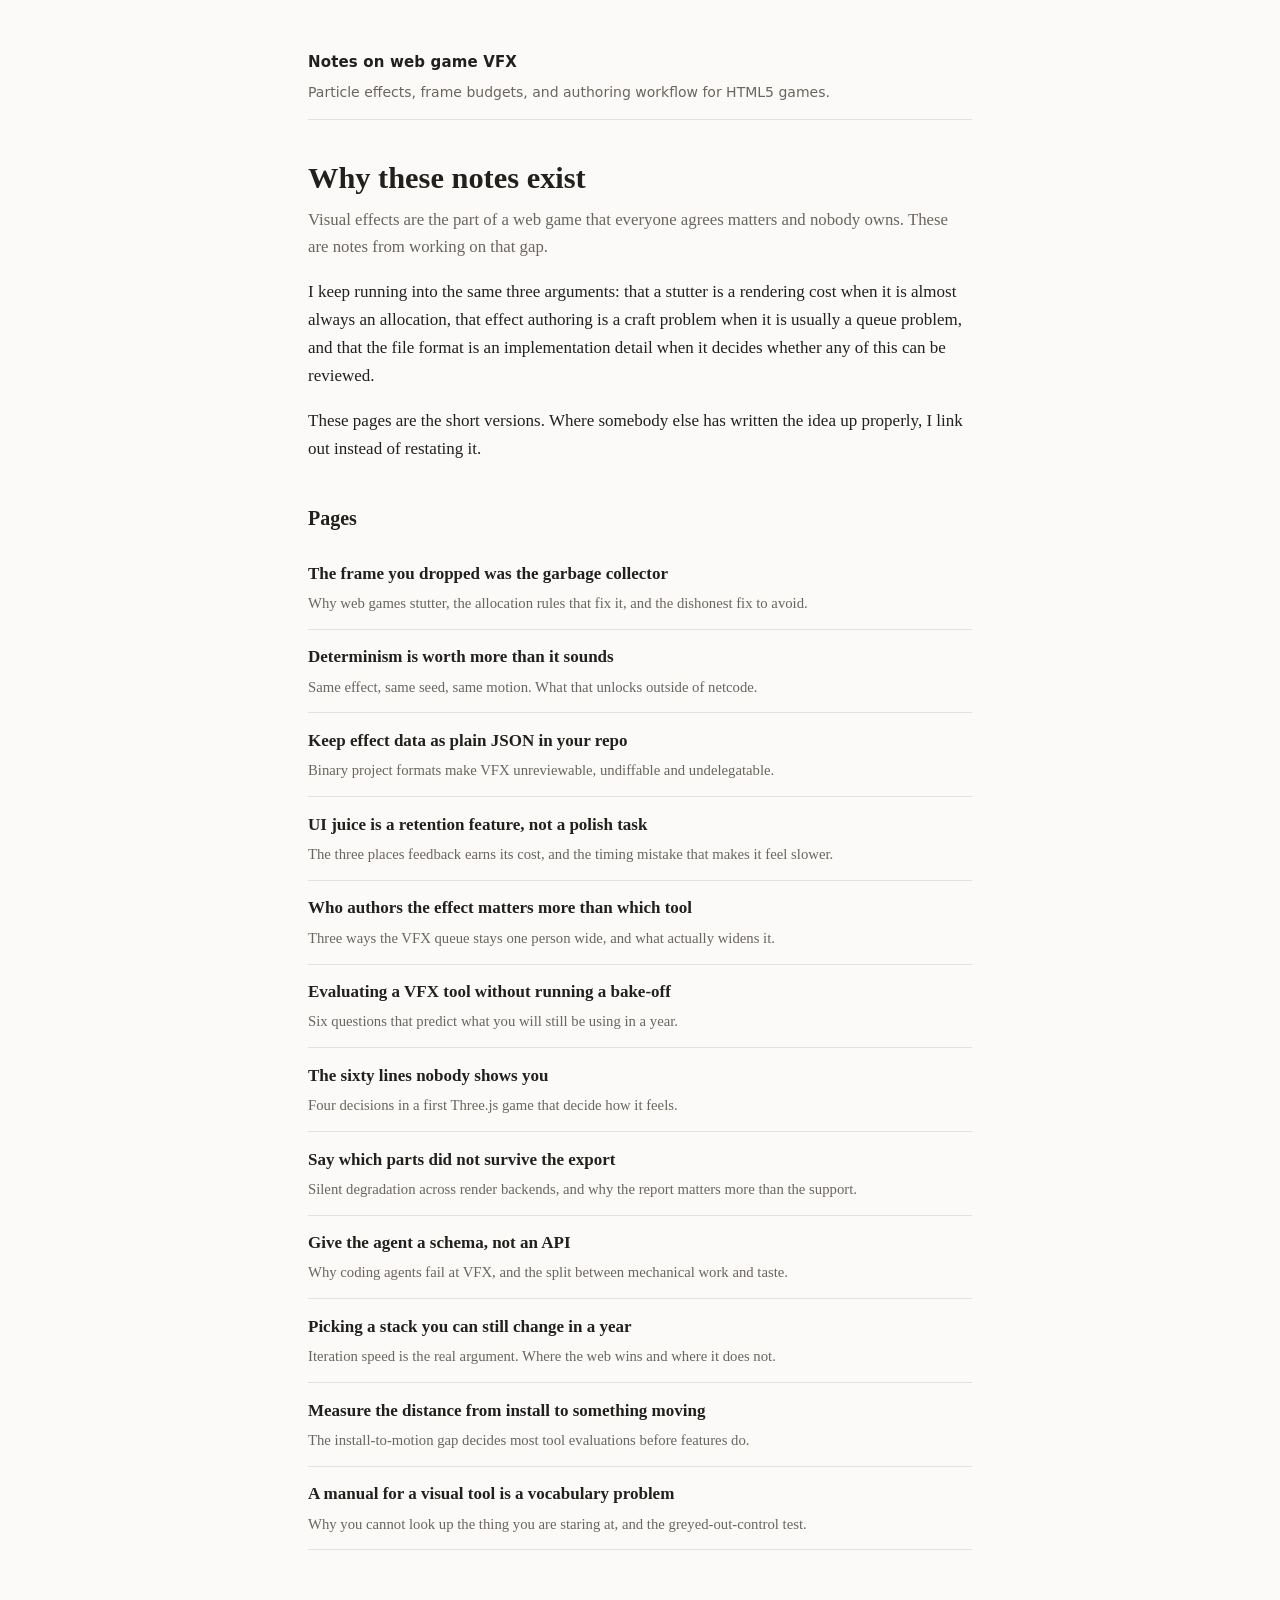
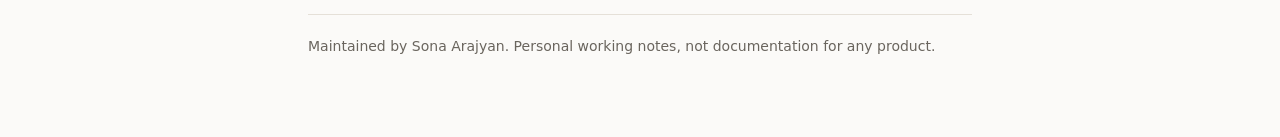
<file: index.html>
<!doctype html><html lang="en"><head>
<meta charset="utf-8"><meta name="viewport" content="width=device-width,initial-scale=1">
<title>Notes on web game VFX</title>
<meta name="description" content="Working notes on particle effects for HTML5 games: frame budgets and garbage collection, deterministic simulation, plain-JSON effect data, UI juice, and choosing an authoring workflow.">
<link rel="stylesheet" href="style.css"></head>
<body><div class="wrap">
<header><a class="home" href="./">Notes on web game VFX</a>
<div class="sub">Particle effects, frame budgets, and authoring workflow for HTML5 games.</div></header>

<h1>Why these notes exist</h1>
<p class="lede">Visual effects are the part of a web game that everyone agrees matters and nobody owns. These are notes from working on that gap.</p>

<p>I keep running into the same three arguments: that a stutter is a rendering cost when it is almost always an allocation, that effect authoring is a craft problem when it is usually a queue problem, and that the file format is an implementation detail when it decides whether any of this can be reviewed.</p>

<p>These pages are the short versions. Where somebody else has written the idea up properly, I link out instead of restating it.</p>

<h2>Pages</h2>
<nav class="idx">
<a href="gc-frames.html">The frame you dropped was the garbage collector
<span>Why web games stutter, the allocation rules that fix it, and the dishonest fix to avoid.</span></a>
<a href="determinism.html">Determinism is worth more than it sounds
<span>Same effect, same seed, same motion. What that unlocks outside of netcode.</span></a>
<a href="json-effects.html">Keep effect data as plain JSON in your repo
<span>Binary project formats make VFX unreviewable, undiffable and undelegatable.</span></a>
<a href="ui-juice.html">UI juice is a retention feature, not a polish task
<span>The three places feedback earns its cost, and the timing mistake that makes it feel slower.</span></a>
<a href="who-authors.html">Who authors the effect matters more than which tool
<span>Three ways the VFX queue stays one person wide, and what actually widens it.</span></a>
<a href="picking-a-tool.html">Evaluating a VFX tool without running a bake-off
<span>Six questions that predict what you will still be using in a year.</span></a>
<a href="first-threejs-game.html">The sixty lines nobody shows you
<span>Four decisions in a first Three.js game that decide how it feels.</span></a>
<a href="compat-reports.html">Say which parts did not survive the export
<span>Silent degradation across render backends, and why the report matters more than the support.</span></a>
<a href="agents-and-schemas.html">Give the agent a schema, not an API
<span>Why coding agents fail at VFX, and the split between mechanical work and taste.</span></a>
<a href="stack-choices.html">Picking a stack you can still change in a year
<span>Iteration speed is the real argument. Where the web wins and where it does not.</span></a>
<a href="first-five-minutes.html">Measure the distance from install to something moving
<span>The install-to-motion gap decides most tool evaluations before features do.</span></a>
<a href="naming-what-you-saw.html">A manual for a visual tool is a vocabulary problem
<span>Why you cannot look up the thing you are staring at, and the greyed-out-control test.</span></a>
</nav>

<footer>Maintained by Sona Arajyan. Personal working notes, not documentation for any product.</footer>
</div></body></html>
</file>
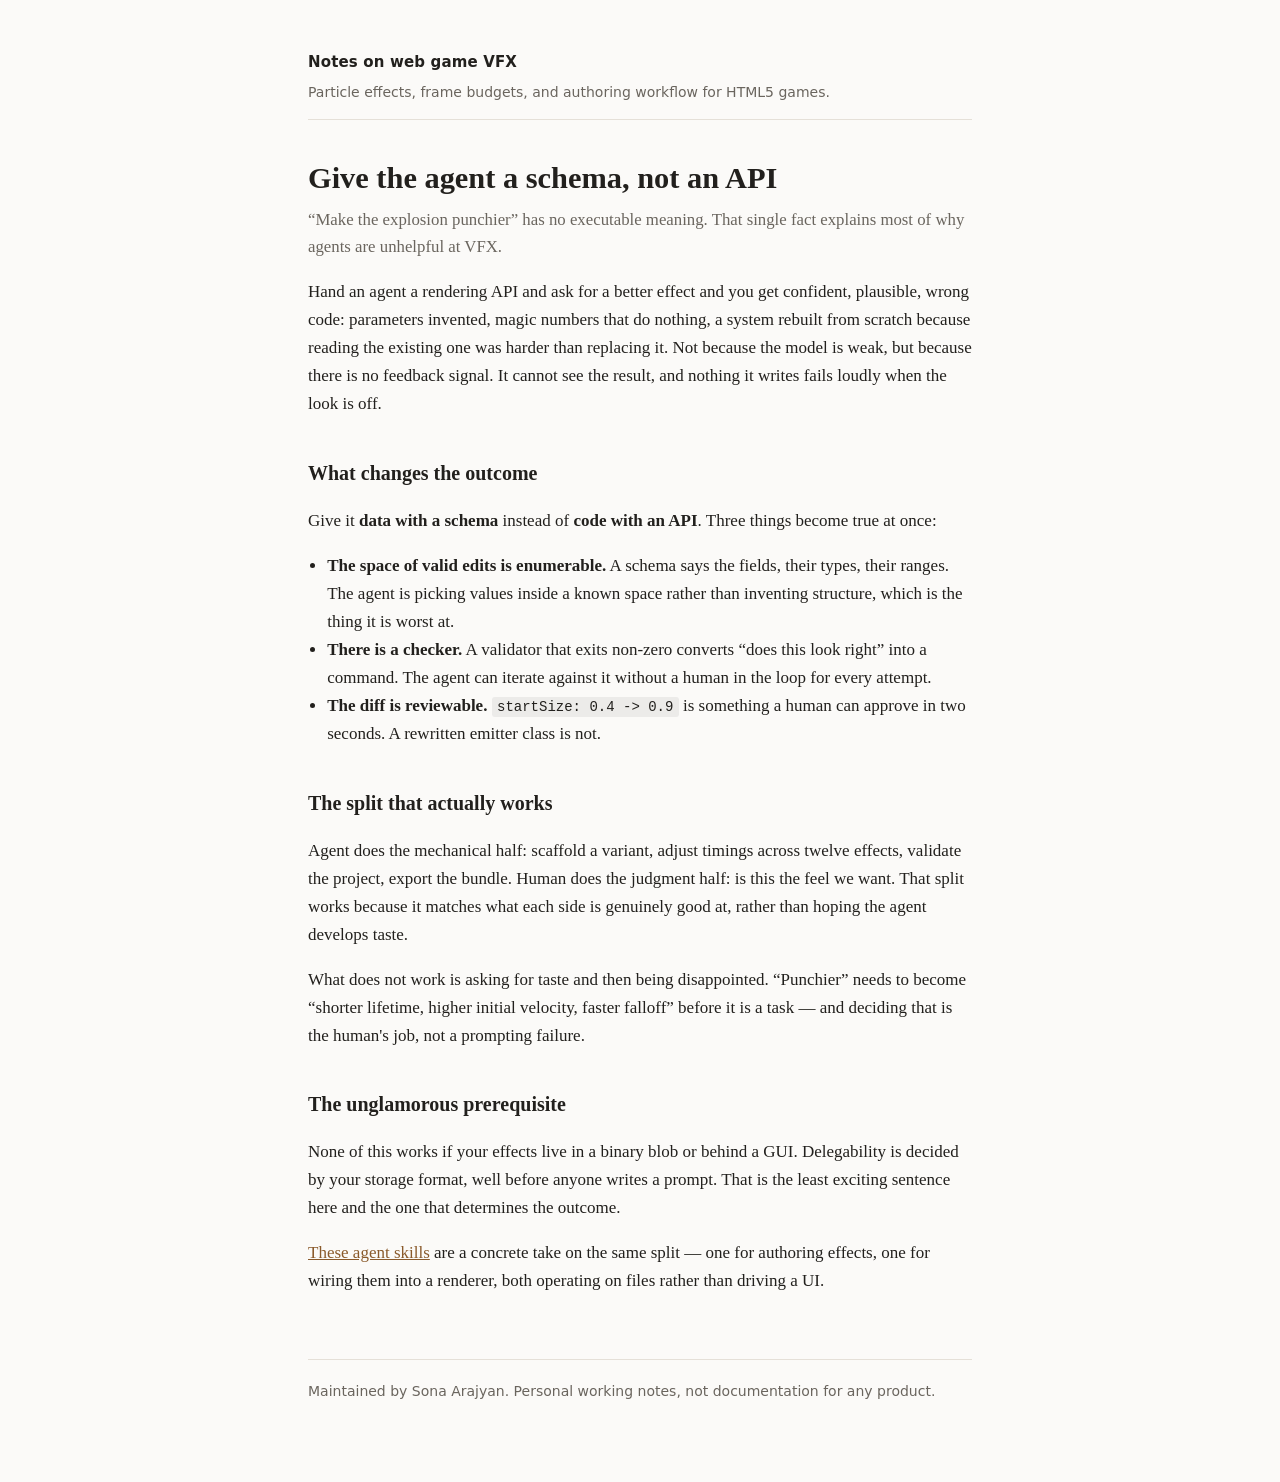
<file: agents-and-schemas.html>
<!doctype html><html lang="en"><head>
<meta charset="utf-8"><meta name="viewport" content="width=device-width,initial-scale=1">
<title>Give the agent a schema, not an API</title>
<meta name="description" content="Coding agents are bad at visual work for a specific reason. Changing what you hand them fixes more than prompting does.">
<link rel="stylesheet" href="style.css"></head>
<body><div class="wrap">
<header><a class="home" href="./">Notes on web game VFX</a>
<div class="sub">Particle effects, frame budgets, and authoring workflow for HTML5 games.</div></header>

<h1>Give the agent a schema, not an API</h1>
<p class="lede">&ldquo;Make the explosion punchier&rdquo; has no executable meaning. That single fact explains most of why agents are unhelpful at VFX.</p>

<p>Hand an agent a rendering API and ask for a better effect and you get confident, plausible, wrong code: parameters invented, magic numbers that do nothing, a system rebuilt from scratch because reading the existing one was harder than replacing it. Not because the model is weak, but because there is no feedback signal. It cannot see the result, and nothing it writes fails loudly when the look is off.</p>

<h2>What changes the outcome</h2>
<p>Give it <strong>data with a schema</strong> instead of <strong>code with an API</strong>. Three things become true at once:</p>
<ul>
<li><strong>The space of valid edits is enumerable.</strong> A schema says the fields, their types, their ranges. The agent is picking values inside a known space rather than inventing structure, which is the thing it is worst at.</li>
<li><strong>There is a checker.</strong> A validator that exits non-zero converts &ldquo;does this look right&rdquo; into a command. The agent can iterate against it without a human in the loop for every attempt.</li>
<li><strong>The diff is reviewable.</strong> <code>startSize: 0.4 -&gt; 0.9</code> is something a human can approve in two seconds. A rewritten emitter class is not.</li>
</ul>

<h2>The split that actually works</h2>
<p>Agent does the mechanical half: scaffold a variant, adjust timings across twelve effects, validate the project, export the bundle. Human does the judgment half: is this the feel we want. That split works because it matches what each side is genuinely good at, rather than hoping the agent develops taste.</p>

<p>What does not work is asking for taste and then being disappointed. &ldquo;Punchier&rdquo; needs to become &ldquo;shorter lifetime, higher initial velocity, faster falloff&rdquo; before it is a task &mdash; and deciding that is the human's job, not a prompting failure.</p>

<h2>The unglamorous prerequisite</h2>
<p>None of this works if your effects live in a binary blob or behind a GUI. Delegability is decided by your storage format, well before anyone writes a prompt. That is the least exciting sentence here and the one that determines the outcome.</p>

<p><a href="https://nixiefx.com/skills/">These agent skills</a> are a concrete take on the same split &mdash; one for authoring effects, one for wiring them into a renderer, both operating on files rather than driving a UI.</p>

<footer>Maintained by Sona Arajyan. Personal working notes, not documentation for any product.</footer>
</div></body></html>
</file>
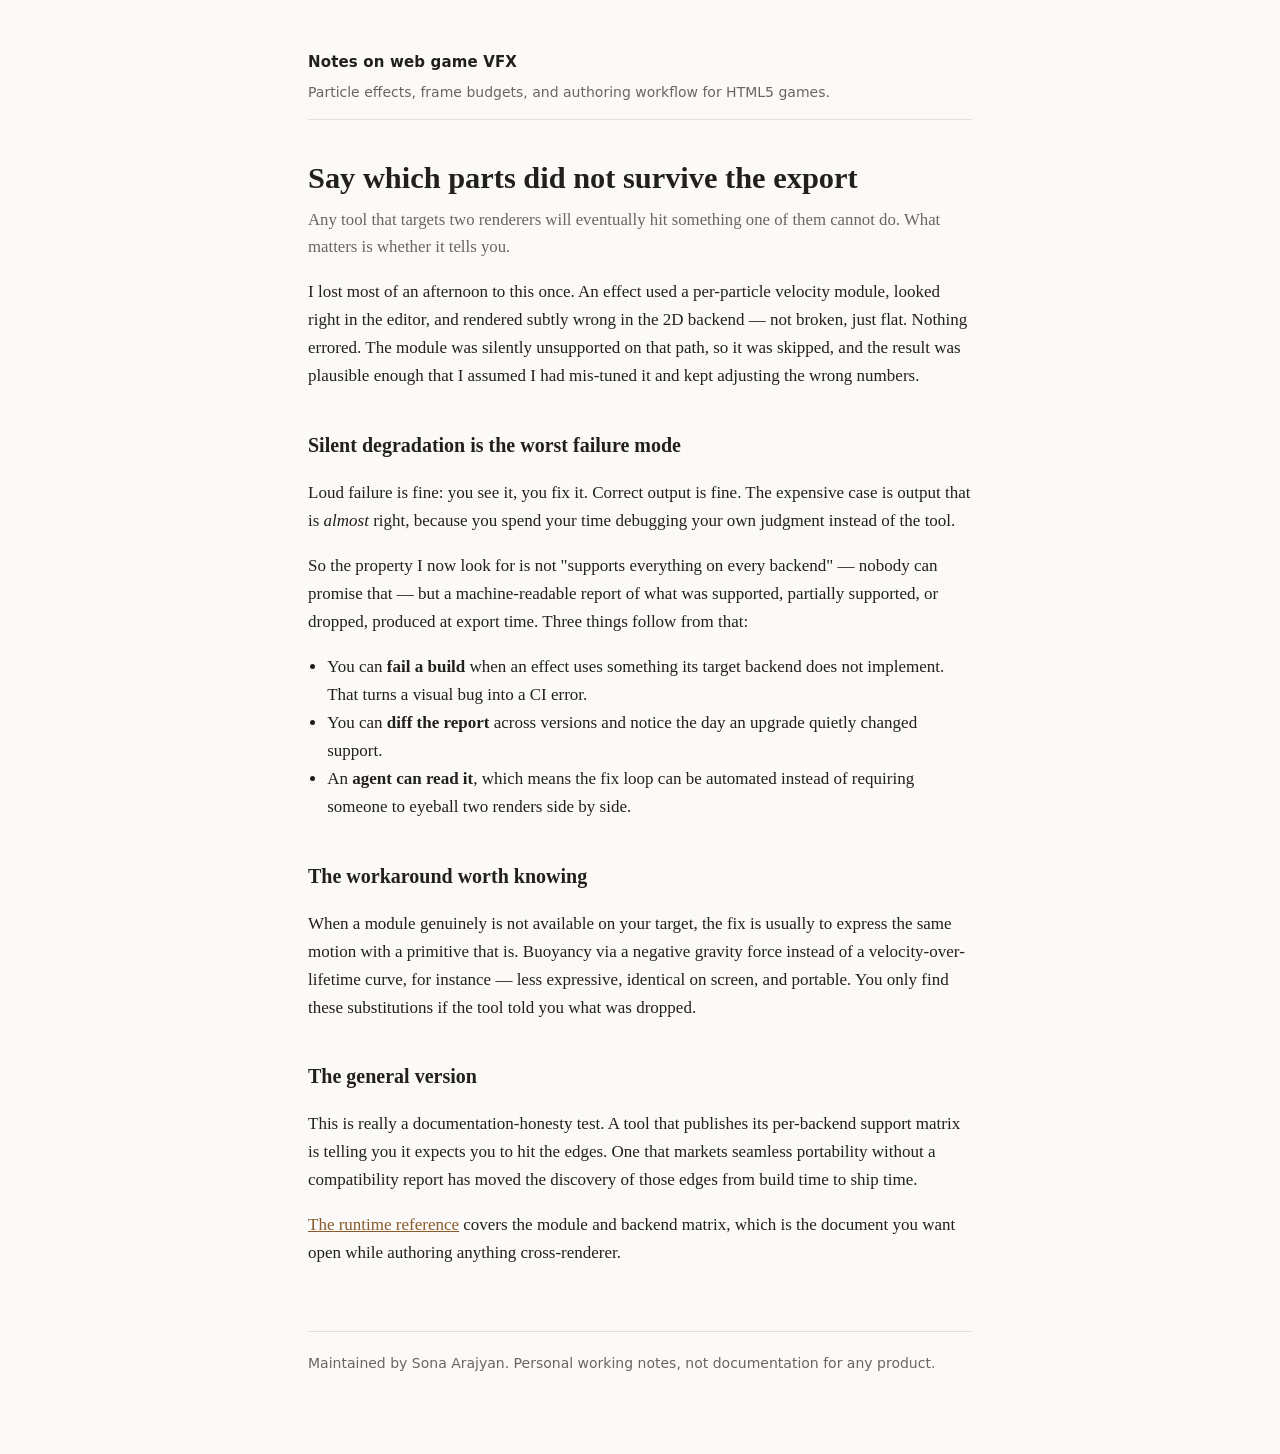
<file: compat-reports.html>
<!doctype html><html lang="en"><head>
<meta charset="utf-8"><meta name="viewport" content="width=device-width,initial-scale=1">
<title>Say which parts did not survive the export</title>
<meta name="description" content="A portable effect format has to be honest about what each backend cannot do, or portability is a lie you find out about late.">
<link rel="stylesheet" href="style.css"></head>
<body><div class="wrap">
<header><a class="home" href="./">Notes on web game VFX</a>
<div class="sub">Particle effects, frame budgets, and authoring workflow for HTML5 games.</div></header>

<h1>Say which parts did not survive the export</h1>
<p class="lede">Any tool that targets two renderers will eventually hit something one of them cannot do. What matters is whether it tells you.</p>

<p>I lost most of an afternoon to this once. An effect used a per-particle velocity module, looked right in the editor, and rendered subtly wrong in the 2D backend &mdash; not broken, just flat. Nothing errored. The module was silently unsupported on that path, so it was skipped, and the result was plausible enough that I assumed I had mis-tuned it and kept adjusting the wrong numbers.</p>

<h2>Silent degradation is the worst failure mode</h2>
<p>Loud failure is fine: you see it, you fix it. Correct output is fine. The expensive case is output that is <em>almost</em> right, because you spend your time debugging your own judgment instead of the tool.</p>

<p>So the property I now look for is not "supports everything on every backend" &mdash; nobody can promise that &mdash; but a machine-readable report of what was supported, partially supported, or dropped, produced at export time. Three things follow from that:</p>
<ul>
<li>You can <strong>fail a build</strong> when an effect uses something its target backend does not implement. That turns a visual bug into a CI error.</li>
<li>You can <strong>diff the report</strong> across versions and notice the day an upgrade quietly changed support.</li>
<li>An <strong>agent can read it</strong>, which means the fix loop can be automated instead of requiring someone to eyeball two renders side by side.</li>
</ul>

<h2>The workaround worth knowing</h2>
<p>When a module genuinely is not available on your target, the fix is usually to express the same motion with a primitive that is. Buoyancy via a negative gravity force instead of a velocity-over-lifetime curve, for instance &mdash; less expressive, identical on screen, and portable. You only find these substitutions if the tool told you what was dropped.</p>

<h2>The general version</h2>
<p>This is really a documentation-honesty test. A tool that publishes its per-backend support matrix is telling you it expects you to hit the edges. One that markets seamless portability without a compatibility report has moved the discovery of those edges from build time to ship time.</p>

<p><a href="https://nixiefx.com/vfx-runtime-docs/">The runtime reference</a> covers the module and backend matrix, which is the document you want open while authoring anything cross-renderer.</p>

<footer>Maintained by Sona Arajyan. Personal working notes, not documentation for any product.</footer>
</div></body></html>
</file>
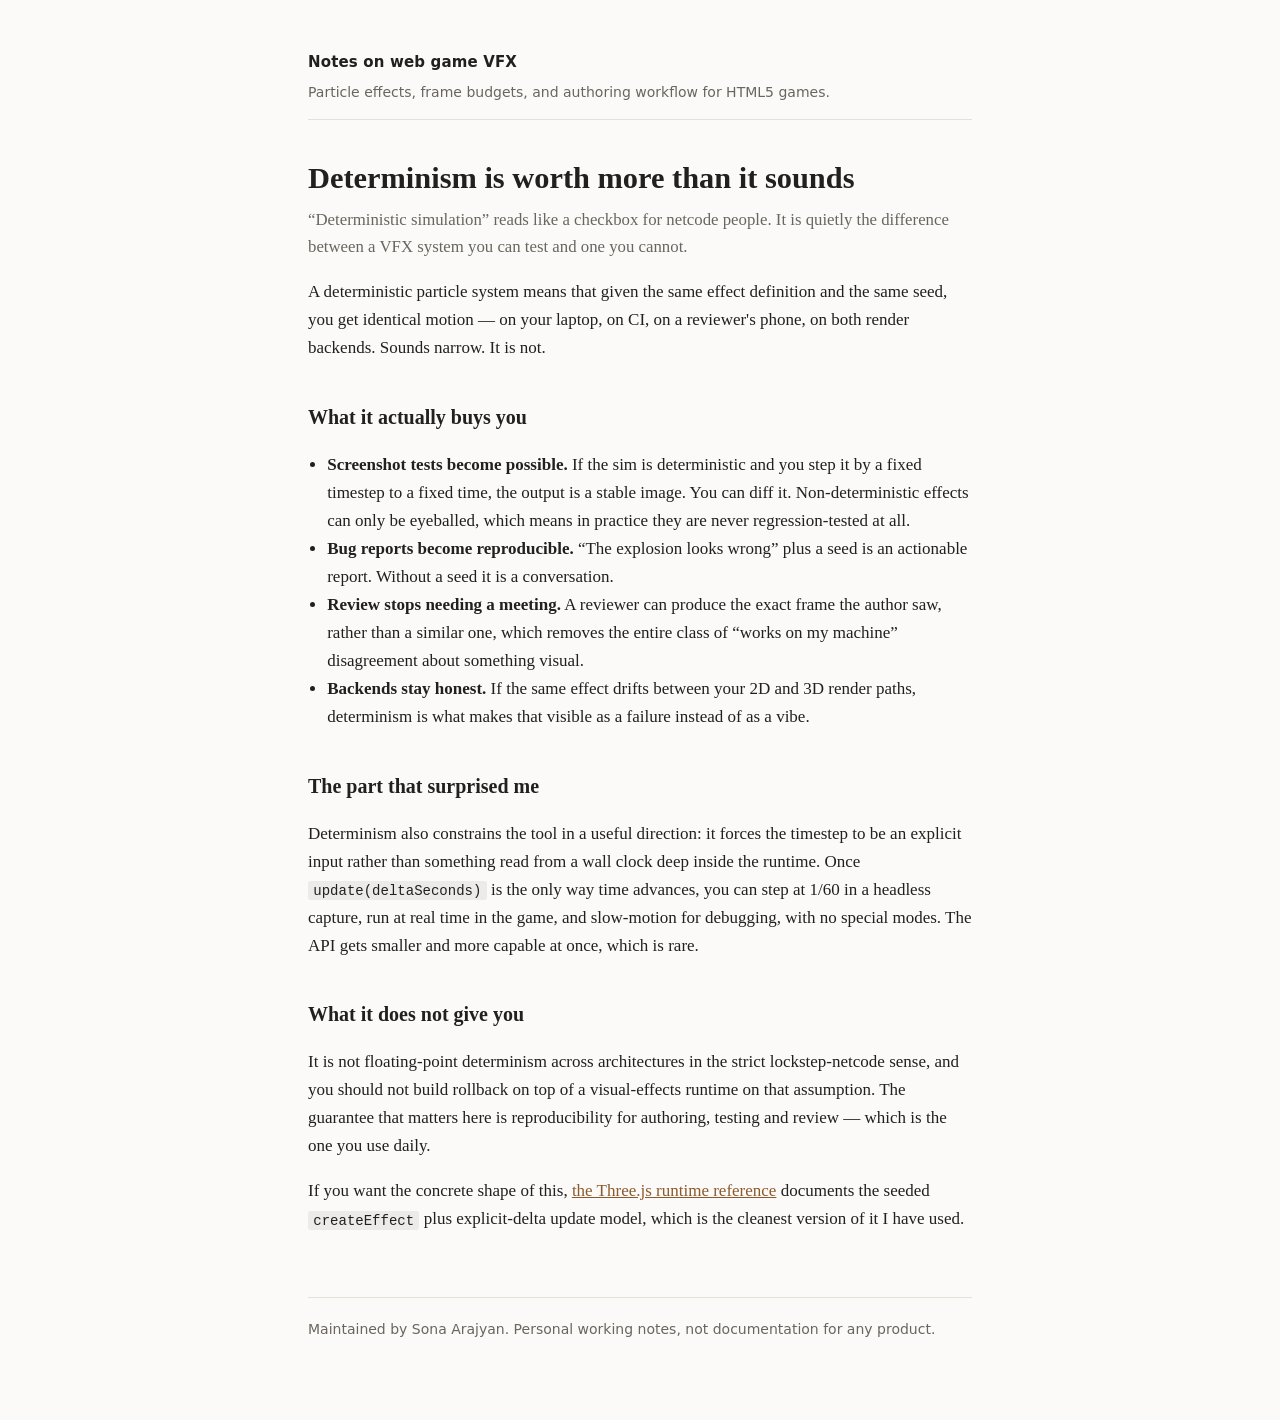
<file: determinism.html>
<!doctype html><html lang="en"><head>
<meta charset="utf-8"><meta name="viewport" content="width=device-width,initial-scale=1">
<title>Determinism is worth more than it sounds</title>
<meta name="description" content="Same effect, same seed, same motion, every machine. Why that property matters far outside of replay systems.">
<link rel="stylesheet" href="style.css"></head>
<body><div class="wrap">
<header><a class="home" href="./">Notes on web game VFX</a>
<div class="sub">Particle effects, frame budgets, and authoring workflow for HTML5 games.</div></header>

<h1>Determinism is worth more than it sounds</h1>
<p class="lede">&ldquo;Deterministic simulation&rdquo; reads like a checkbox for netcode people. It is quietly the difference between a VFX system you can test and one you cannot.</p>

<p>A deterministic particle system means that given the same effect definition and the same seed, you get identical motion &mdash; on your laptop, on CI, on a reviewer's phone, on both render backends. Sounds narrow. It is not.</p>

<h2>What it actually buys you</h2>
<ul>
<li><strong>Screenshot tests become possible.</strong> If the sim is deterministic and you step it by a fixed timestep to a fixed time, the output is a stable image. You can diff it. Non-deterministic effects can only be eyeballed, which means in practice they are never regression-tested at all.</li>
<li><strong>Bug reports become reproducible.</strong> &ldquo;The explosion looks wrong&rdquo; plus a seed is an actionable report. Without a seed it is a conversation.</li>
<li><strong>Review stops needing a meeting.</strong> A reviewer can produce the exact frame the author saw, rather than a similar one, which removes the entire class of &ldquo;works on my machine&rdquo; disagreement about something visual.</li>
<li><strong>Backends stay honest.</strong> If the same effect drifts between your 2D and 3D render paths, determinism is what makes that visible as a failure instead of as a vibe.</li>
</ul>

<h2>The part that surprised me</h2>
<p>Determinism also constrains the tool in a useful direction: it forces the timestep to be an explicit input rather than something read from a wall clock deep inside the runtime. Once <code>update(deltaSeconds)</code> is the only way time advances, you can step at 1/60 in a headless capture, run at real time in the game, and slow-motion for debugging, with no special modes. The API gets smaller and more capable at once, which is rare.</p>

<h2>What it does not give you</h2>
<p>It is not floating-point determinism across architectures in the strict lockstep-netcode sense, and you should not build rollback on top of a visual-effects runtime on that assumption. The guarantee that matters here is reproducibility for authoring, testing and review &mdash; which is the one you use daily.</p>

<p>If you want the concrete shape of this, <a href="https://nixiefx.com/threejs-runtime/">the Three.js runtime reference</a> documents the seeded <code>createEffect</code> plus explicit-delta update model, which is the cleanest version of it I have used.</p>

<footer>Maintained by Sona Arajyan. Personal working notes, not documentation for any product.</footer>
</div></body></html>
</file>
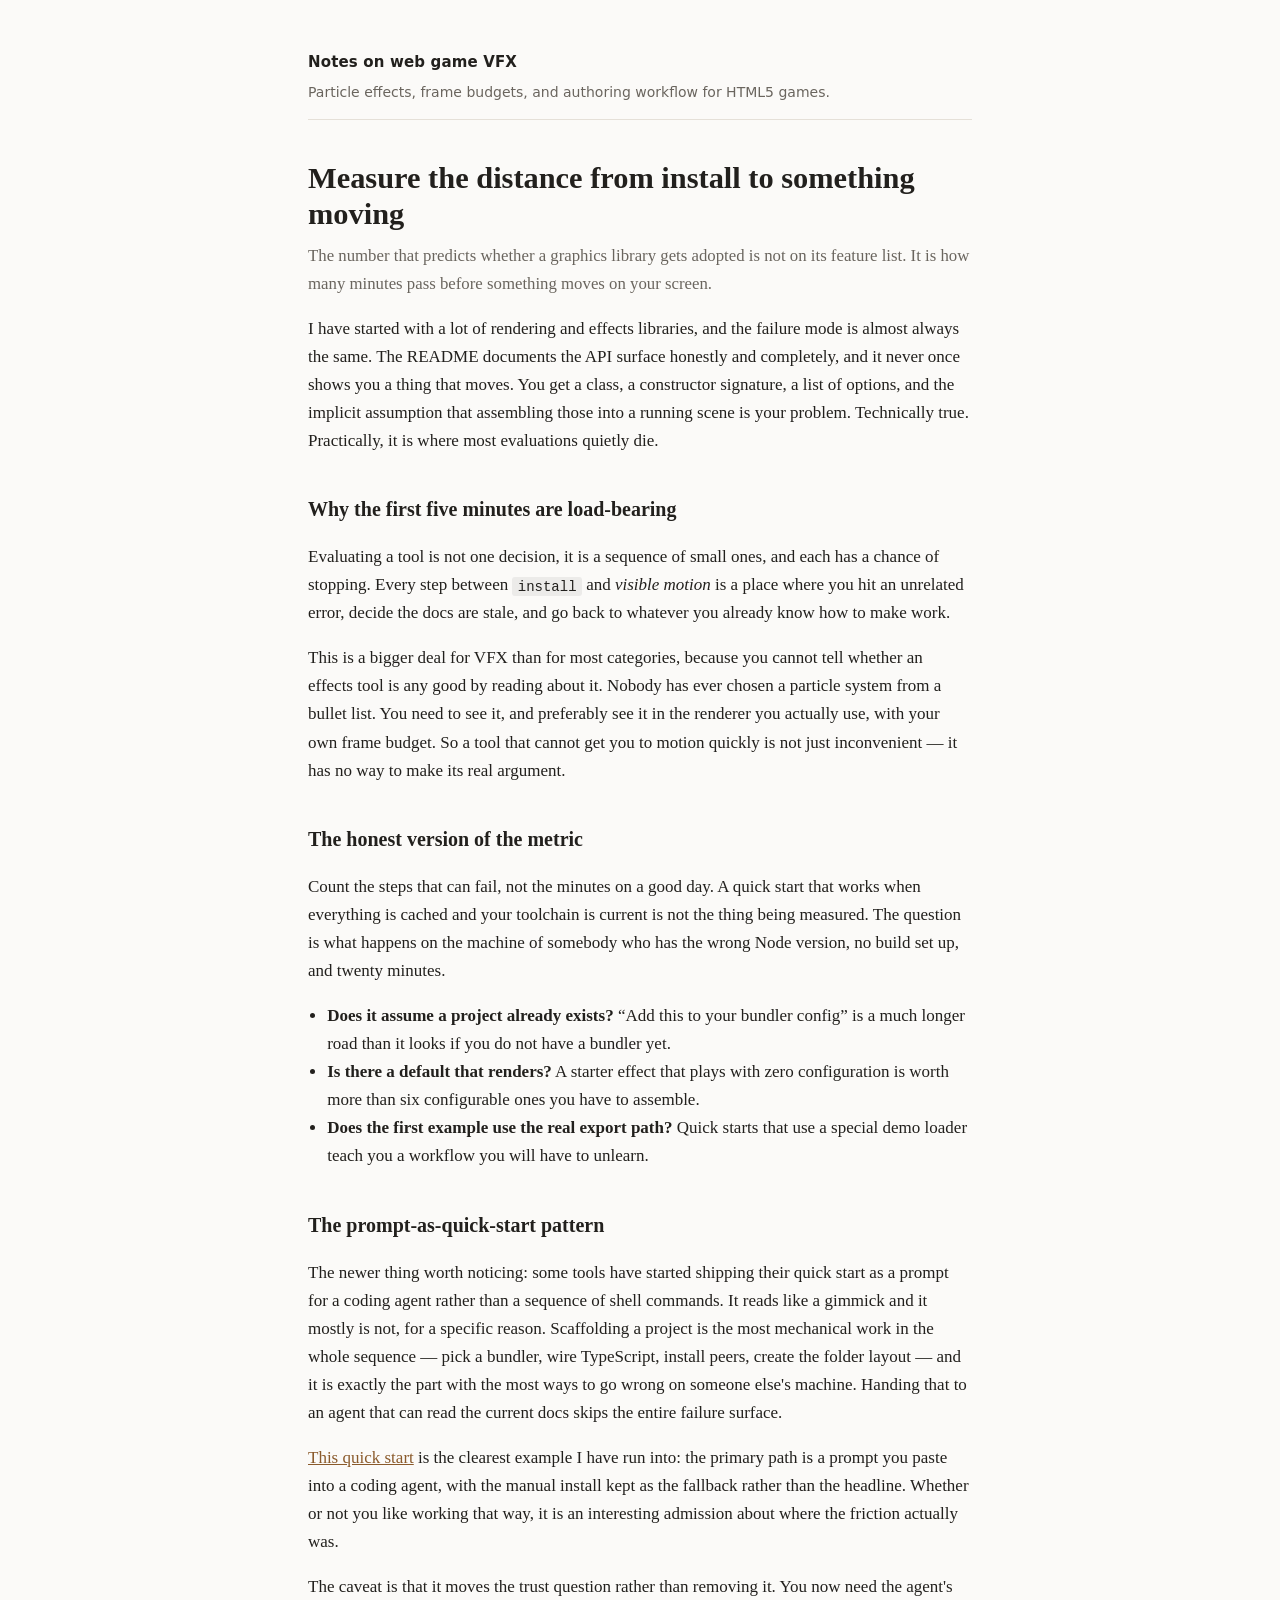
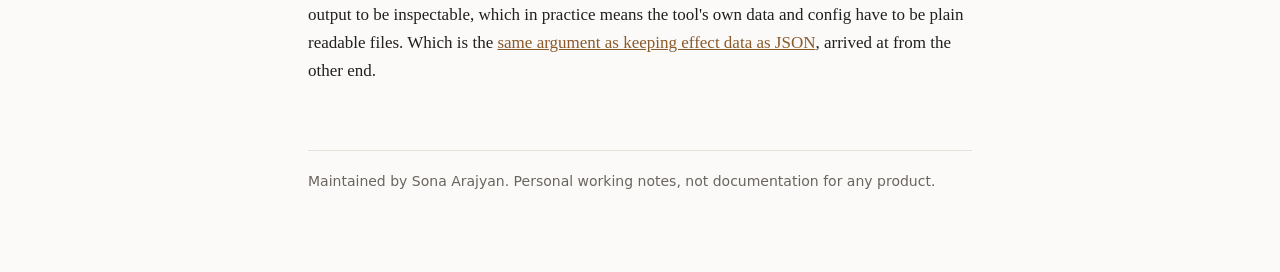
<file: first-five-minutes.html>
<!doctype html><html lang="en"><head>
<meta charset="utf-8"><meta name="viewport" content="width=device-width,initial-scale=1">
<title>Measure the distance from install to something moving</title>
<meta name="description" content="Most graphics libraries document the API and skip the first five minutes. The install-to-motion distance predicts whether a tool gets adopted.">
<link rel="stylesheet" href="style.css"></head>
<body><div class="wrap">
<header><a class="home" href="./">Notes on web game VFX</a>
<div class="sub">Particle effects, frame budgets, and authoring workflow for HTML5 games.</div></header>

<h1>Measure the distance from install to something moving</h1>
<p class="lede">The number that predicts whether a graphics library gets adopted is not on its feature list. It is how many minutes pass before something moves on your screen.</p>

<p>I have started with a lot of rendering and effects libraries, and the failure mode is almost always the same. The README documents the API surface honestly and completely, and it never once shows you a thing that moves. You get a class, a constructor signature, a list of options, and the implicit assumption that assembling those into a running scene is your problem. Technically true. Practically, it is where most evaluations quietly die.</p>

<h2>Why the first five minutes are load-bearing</h2>
<p>Evaluating a tool is not one decision, it is a sequence of small ones, and each has a chance of stopping. Every step between <code>install</code> and <em>visible motion</em> is a place where you hit an unrelated error, decide the docs are stale, and go back to whatever you already know how to make work.</p>

<p>This is a bigger deal for VFX than for most categories, because you cannot tell whether an effects tool is any good by reading about it. Nobody has ever chosen a particle system from a bullet list. You need to see it, and preferably see it in the renderer you actually use, with your own frame budget. So a tool that cannot get you to motion quickly is not just inconvenient &mdash; it has no way to make its real argument.</p>

<h2>The honest version of the metric</h2>
<p>Count the steps that can fail, not the minutes on a good day. A quick start that works when everything is cached and your toolchain is current is not the thing being measured. The question is what happens on the machine of somebody who has the wrong Node version, no build set up, and twenty minutes.</p>

<ul>
<li><strong>Does it assume a project already exists?</strong> &ldquo;Add this to your bundler config&rdquo; is a much longer road than it looks if you do not have a bundler yet.</li>
<li><strong>Is there a default that renders?</strong> A starter effect that plays with zero configuration is worth more than six configurable ones you have to assemble.</li>
<li><strong>Does the first example use the real export path?</strong> Quick starts that use a special demo loader teach you a workflow you will have to unlearn.</li>
</ul>

<h2>The prompt-as-quick-start pattern</h2>
<p>The newer thing worth noticing: some tools have started shipping their quick start as a prompt for a coding agent rather than a sequence of shell commands. It reads like a gimmick and it mostly is not, for a specific reason. Scaffolding a project is the most mechanical work in the whole sequence &mdash; pick a bundler, wire TypeScript, install peers, create the folder layout &mdash; and it is exactly the part with the most ways to go wrong on someone else's machine. Handing that to an agent that can read the current docs skips the entire failure surface.</p>

<p><a href="https://nixiefx.com/quick-start/">This quick start</a> is the clearest example I have run into: the primary path is a prompt you paste into a coding agent, with the manual install kept as the fallback rather than the headline. Whether or not you like working that way, it is an interesting admission about where the friction actually was.</p>

<p>The caveat is that it moves the trust question rather than removing it. You now need the agent's output to be inspectable, which in practice means the tool's own data and config have to be plain readable files. Which is the <a href="json-effects.html">same argument as keeping effect data as JSON</a>, arrived at from the other end.</p>

<footer>Maintained by Sona Arajyan. Personal working notes, not documentation for any product.</footer>
</div></body></html>
</file>
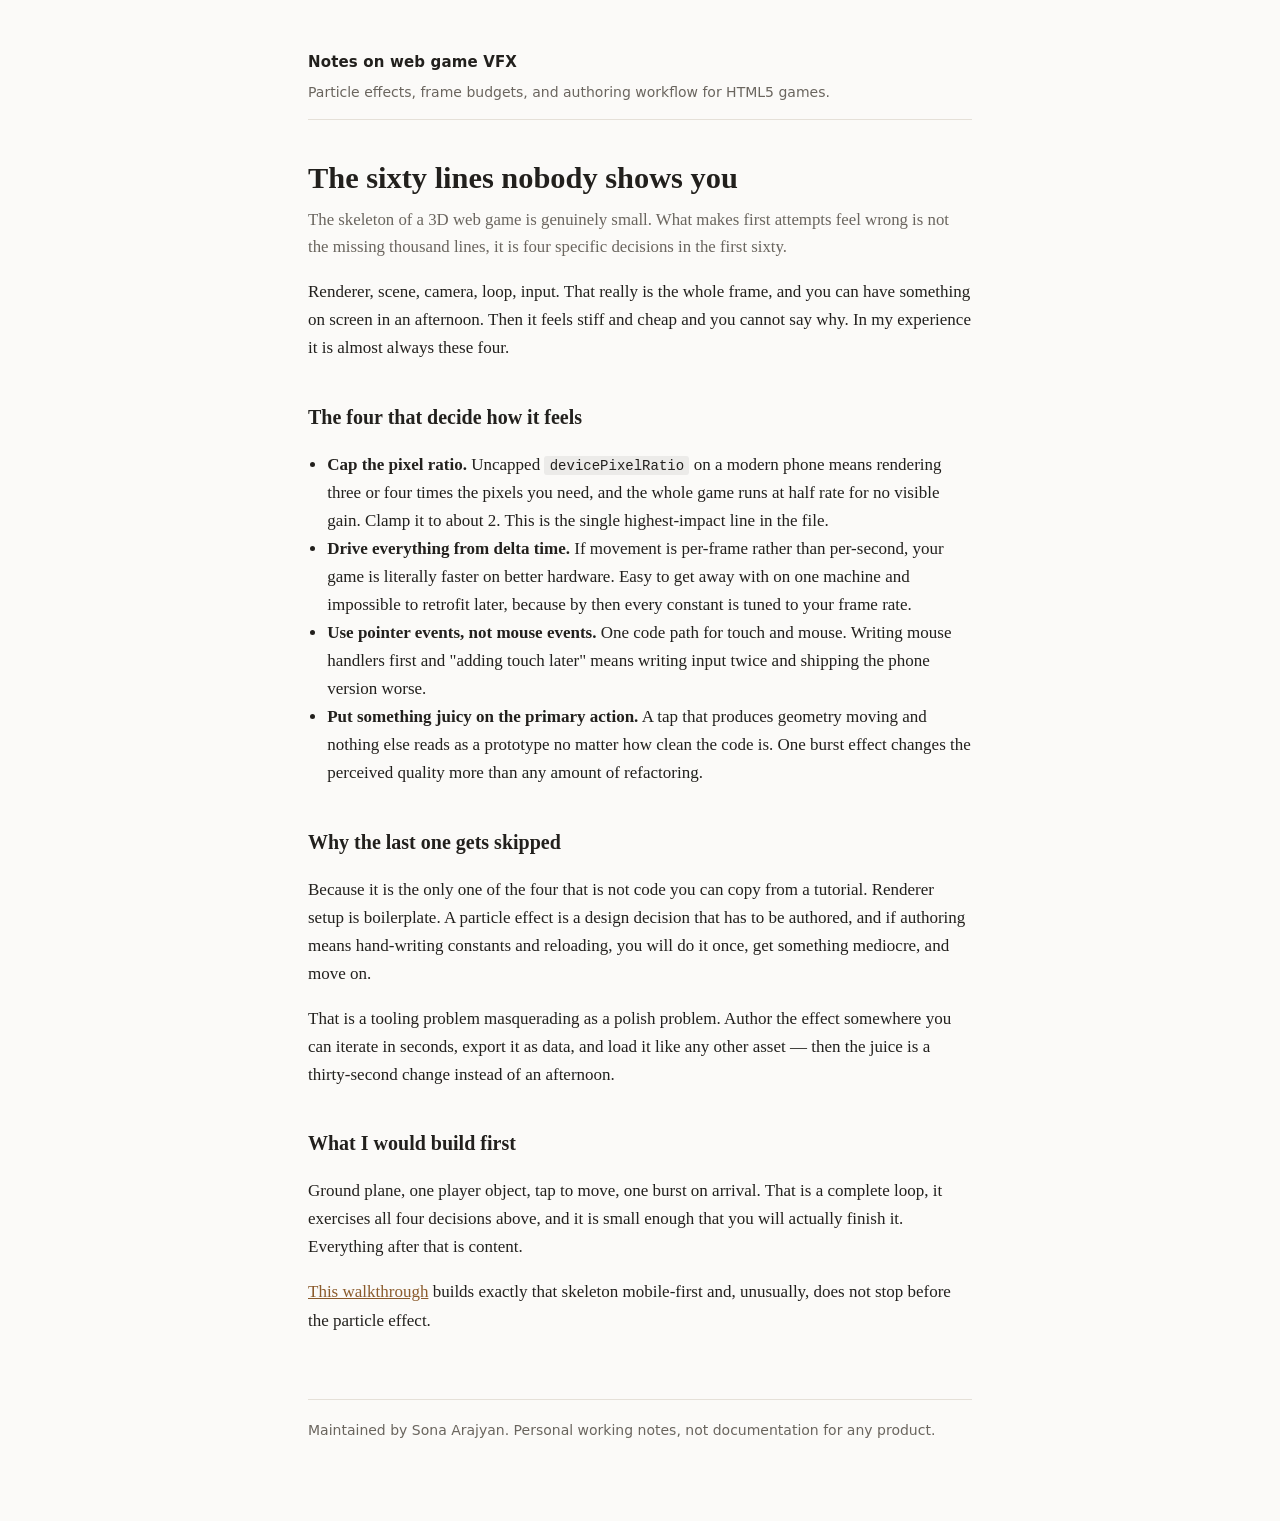
<file: first-threejs-game.html>
<!doctype html><html lang="en"><head>
<meta charset="utf-8"><meta name="viewport" content="width=device-width,initial-scale=1">
<title>The sixty lines nobody shows you</title>
<meta name="description" content="Every Three.js tutorial starts at the same place and stops before the part that makes a game feel like one.">
<link rel="stylesheet" href="style.css"></head>
<body><div class="wrap">
<header><a class="home" href="./">Notes on web game VFX</a>
<div class="sub">Particle effects, frame budgets, and authoring workflow for HTML5 games.</div></header>

<h1>The sixty lines nobody shows you</h1>
<p class="lede">The skeleton of a 3D web game is genuinely small. What makes first attempts feel wrong is not the missing thousand lines, it is four specific decisions in the first sixty.</p>

<p>Renderer, scene, camera, loop, input. That really is the whole frame, and you can have something on screen in an afternoon. Then it feels stiff and cheap and you cannot say why. In my experience it is almost always these four.</p>

<h2>The four that decide how it feels</h2>
<ul>
<li><strong>Cap the pixel ratio.</strong> Uncapped <code>devicePixelRatio</code> on a modern phone means rendering three or four times the pixels you need, and the whole game runs at half rate for no visible gain. Clamp it to about 2. This is the single highest-impact line in the file.</li>
<li><strong>Drive everything from delta time.</strong> If movement is per-frame rather than per-second, your game is literally faster on better hardware. Easy to get away with on one machine and impossible to retrofit later, because by then every constant is tuned to your frame rate.</li>
<li><strong>Use pointer events, not mouse events.</strong> One code path for touch and mouse. Writing mouse handlers first and "adding touch later" means writing input twice and shipping the phone version worse.</li>
<li><strong>Put something juicy on the primary action.</strong> A tap that produces geometry moving and nothing else reads as a prototype no matter how clean the code is. One burst effect changes the perceived quality more than any amount of refactoring.</li>
</ul>

<h2>Why the last one gets skipped</h2>
<p>Because it is the only one of the four that is not code you can copy from a tutorial. Renderer setup is boilerplate. A particle effect is a design decision that has to be authored, and if authoring means hand-writing constants and reloading, you will do it once, get something mediocre, and move on.</p>

<p>That is a tooling problem masquerading as a polish problem. Author the effect somewhere you can iterate in seconds, export it as data, and load it like any other asset &mdash; then the juice is a thirty-second change instead of an afternoon.</p>

<h2>What I would build first</h2>
<p>Ground plane, one player object, tap to move, one burst on arrival. That is a complete loop, it exercises all four decisions above, and it is small enough that you will actually finish it. Everything after that is content.</p>

<p><a href="https://nixiefx.com/threejs-game-tutorial/">This walkthrough</a> builds exactly that skeleton mobile-first and, unusually, does not stop before the particle effect.</p>

<footer>Maintained by Sona Arajyan. Personal working notes, not documentation for any product.</footer>
</div></body></html>
</file>
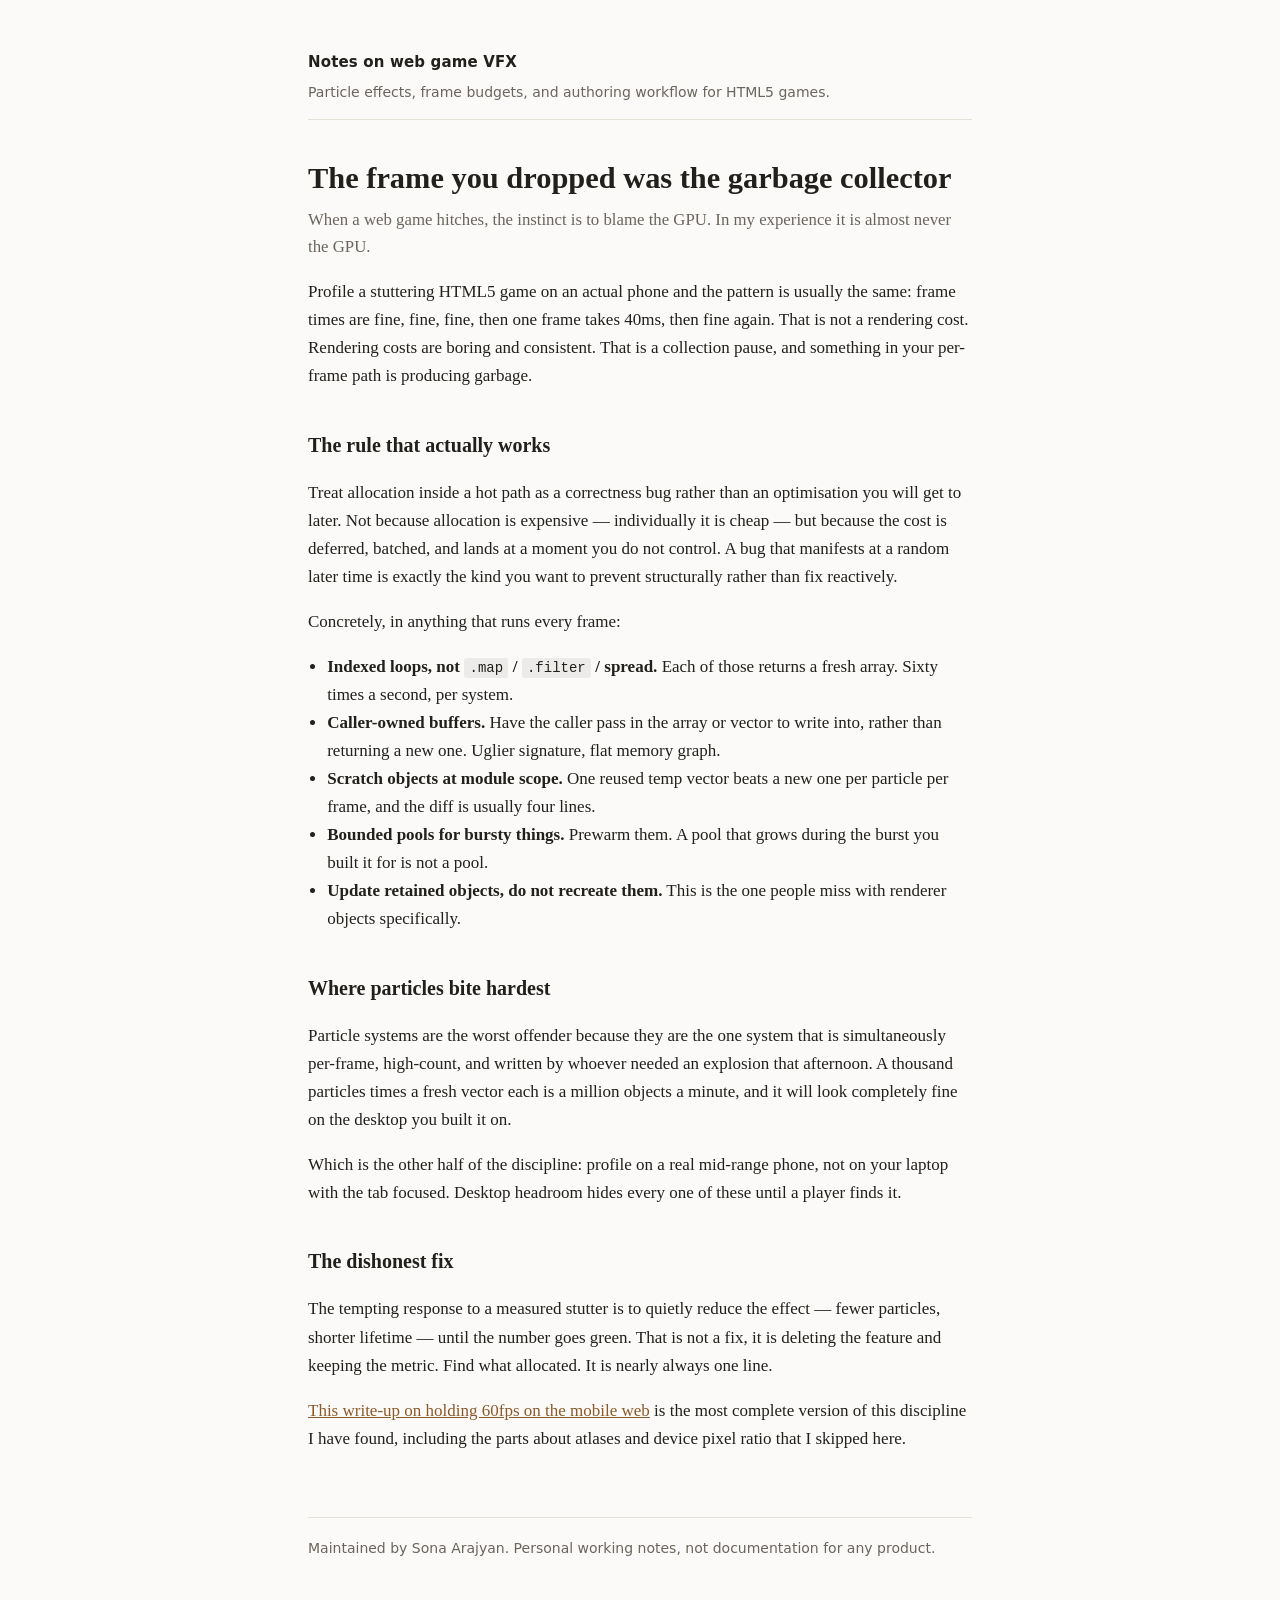
<file: gc-frames.html>
<!doctype html><html lang="en"><head>
<meta charset="utf-8"><meta name="viewport" content="width=device-width,initial-scale=1">
<title>The frame you dropped was the garbage collector</title>
<meta name="description" content="Web games rarely stutter because the GPU is slow. They stutter because something allocated in a hot path. A budget discipline.">
<link rel="stylesheet" href="style.css"></head>
<body><div class="wrap">
<header><a class="home" href="./">Notes on web game VFX</a>
<div class="sub">Particle effects, frame budgets, and authoring workflow for HTML5 games.</div></header>

<h1>The frame you dropped was the garbage collector</h1>
<p class="lede">When a web game hitches, the instinct is to blame the GPU. In my experience it is almost never the GPU.</p>

<p>Profile a stuttering HTML5 game on an actual phone and the pattern is usually the same: frame times are fine, fine, fine, then one frame takes 40ms, then fine again. That is not a rendering cost. Rendering costs are boring and consistent. That is a collection pause, and something in your per-frame path is producing garbage.</p>

<h2>The rule that actually works</h2>
<p>Treat allocation inside a hot path as a correctness bug rather than an optimisation you will get to later. Not because allocation is expensive &mdash; individually it is cheap &mdash; but because the cost is deferred, batched, and lands at a moment you do not control. A bug that manifests at a random later time is exactly the kind you want to prevent structurally rather than fix reactively.</p>

<p>Concretely, in anything that runs every frame:</p>
<ul>
<li><strong>Indexed loops, not <code>.map</code> / <code>.filter</code> / spread.</strong> Each of those returns a fresh array. Sixty times a second, per system.</li>
<li><strong>Caller-owned buffers.</strong> Have the caller pass in the array or vector to write into, rather than returning a new one. Uglier signature, flat memory graph.</li>
<li><strong>Scratch objects at module scope.</strong> One reused temp vector beats a new one per particle per frame, and the diff is usually four lines.</li>
<li><strong>Bounded pools for bursty things.</strong> Prewarm them. A pool that grows during the burst you built it for is not a pool.</li>
<li><strong>Update retained objects, do not recreate them.</strong> This is the one people miss with renderer objects specifically.</li>
</ul>

<h2>Where particles bite hardest</h2>
<p>Particle systems are the worst offender because they are the one system that is simultaneously per-frame, high-count, and written by whoever needed an explosion that afternoon. A thousand particles times a fresh vector each is a million objects a minute, and it will look completely fine on the desktop you built it on.</p>

<p>Which is the other half of the discipline: profile on a real mid-range phone, not on your laptop with the tab focused. Desktop headroom hides every one of these until a player finds it.</p>

<h2>The dishonest fix</h2>
<p>The tempting response to a measured stutter is to quietly reduce the effect &mdash; fewer particles, shorter lifetime &mdash; until the number goes green. That is not a fix, it is deleting the feature and keeping the metric. Find what allocated. It is nearly always one line.</p>

<p><a href="https://nixiefx.com/html5-game-performance/">This write-up on holding 60fps on the mobile web</a> is the most complete version of this discipline I have found, including the parts about atlases and device pixel ratio that I skipped here.</p>

<footer>Maintained by Sona Arajyan. Personal working notes, not documentation for any product.</footer>
</div></body></html>
</file>
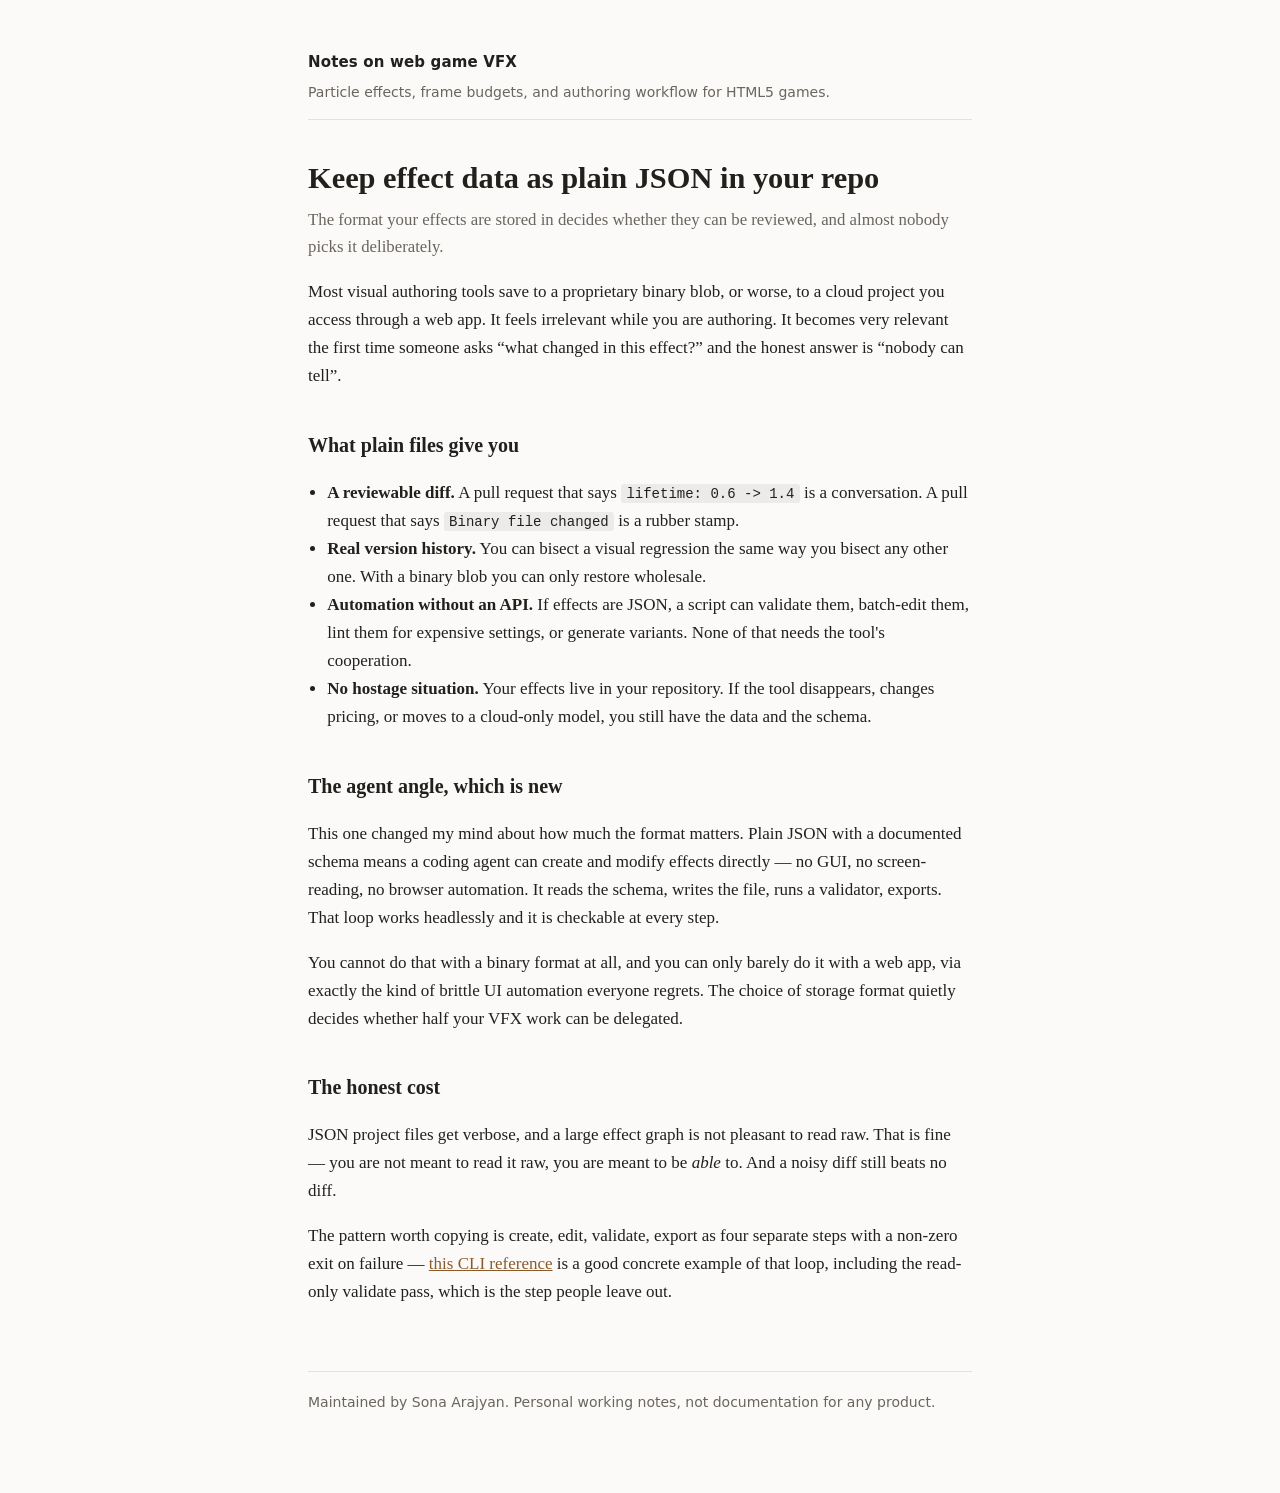
<file: json-effects.html>
<!doctype html><html lang="en"><head>
<meta charset="utf-8"><meta name="viewport" content="width=device-width,initial-scale=1">
<title>Keep effect data as plain JSON in your repo</title>
<meta name="description" content="Binary project formats make VFX invisible to review, diffing and automation. The case for boring files.">
<link rel="stylesheet" href="style.css"></head>
<body><div class="wrap">
<header><a class="home" href="./">Notes on web game VFX</a>
<div class="sub">Particle effects, frame budgets, and authoring workflow for HTML5 games.</div></header>

<h1>Keep effect data as plain JSON in your repo</h1>
<p class="lede">The format your effects are stored in decides whether they can be reviewed, and almost nobody picks it deliberately.</p>

<p>Most visual authoring tools save to a proprietary binary blob, or worse, to a cloud project you access through a web app. It feels irrelevant while you are authoring. It becomes very relevant the first time someone asks &ldquo;what changed in this effect?&rdquo; and the honest answer is &ldquo;nobody can tell&rdquo;.</p>

<h2>What plain files give you</h2>
<ul>
<li><strong>A reviewable diff.</strong> A pull request that says <code>lifetime: 0.6 -&gt; 1.4</code> is a conversation. A pull request that says <code>Binary file changed</code> is a rubber stamp.</li>
<li><strong>Real version history.</strong> You can bisect a visual regression the same way you bisect any other one. With a binary blob you can only restore wholesale.</li>
<li><strong>Automation without an API.</strong> If effects are JSON, a script can validate them, batch-edit them, lint them for expensive settings, or generate variants. None of that needs the tool's cooperation.</li>
<li><strong>No hostage situation.</strong> Your effects live in your repository. If the tool disappears, changes pricing, or moves to a cloud-only model, you still have the data and the schema.</li>
</ul>

<h2>The agent angle, which is new</h2>
<p>This one changed my mind about how much the format matters. Plain JSON with a documented schema means a coding agent can create and modify effects directly &mdash; no GUI, no screen-reading, no browser automation. It reads the schema, writes the file, runs a validator, exports. That loop works headlessly and it is checkable at every step.</p>

<p>You cannot do that with a binary format at all, and you can only barely do it with a web app, via exactly the kind of brittle UI automation everyone regrets. The choice of storage format quietly decides whether half your VFX work can be delegated.</p>

<h2>The honest cost</h2>
<p>JSON project files get verbose, and a large effect graph is not pleasant to read raw. That is fine &mdash; you are not meant to read it raw, you are meant to be <em>able</em> to. And a noisy diff still beats no diff.</p>

<p>The pattern worth copying is create, edit, validate, export as four separate steps with a non-zero exit on failure &mdash; <a href="https://nixiefx.com/cli-reference/">this CLI reference</a> is a good concrete example of that loop, including the read-only validate pass, which is the step people leave out.</p>

<footer>Maintained by Sona Arajyan. Personal working notes, not documentation for any product.</footer>
</div></body></html>
</file>
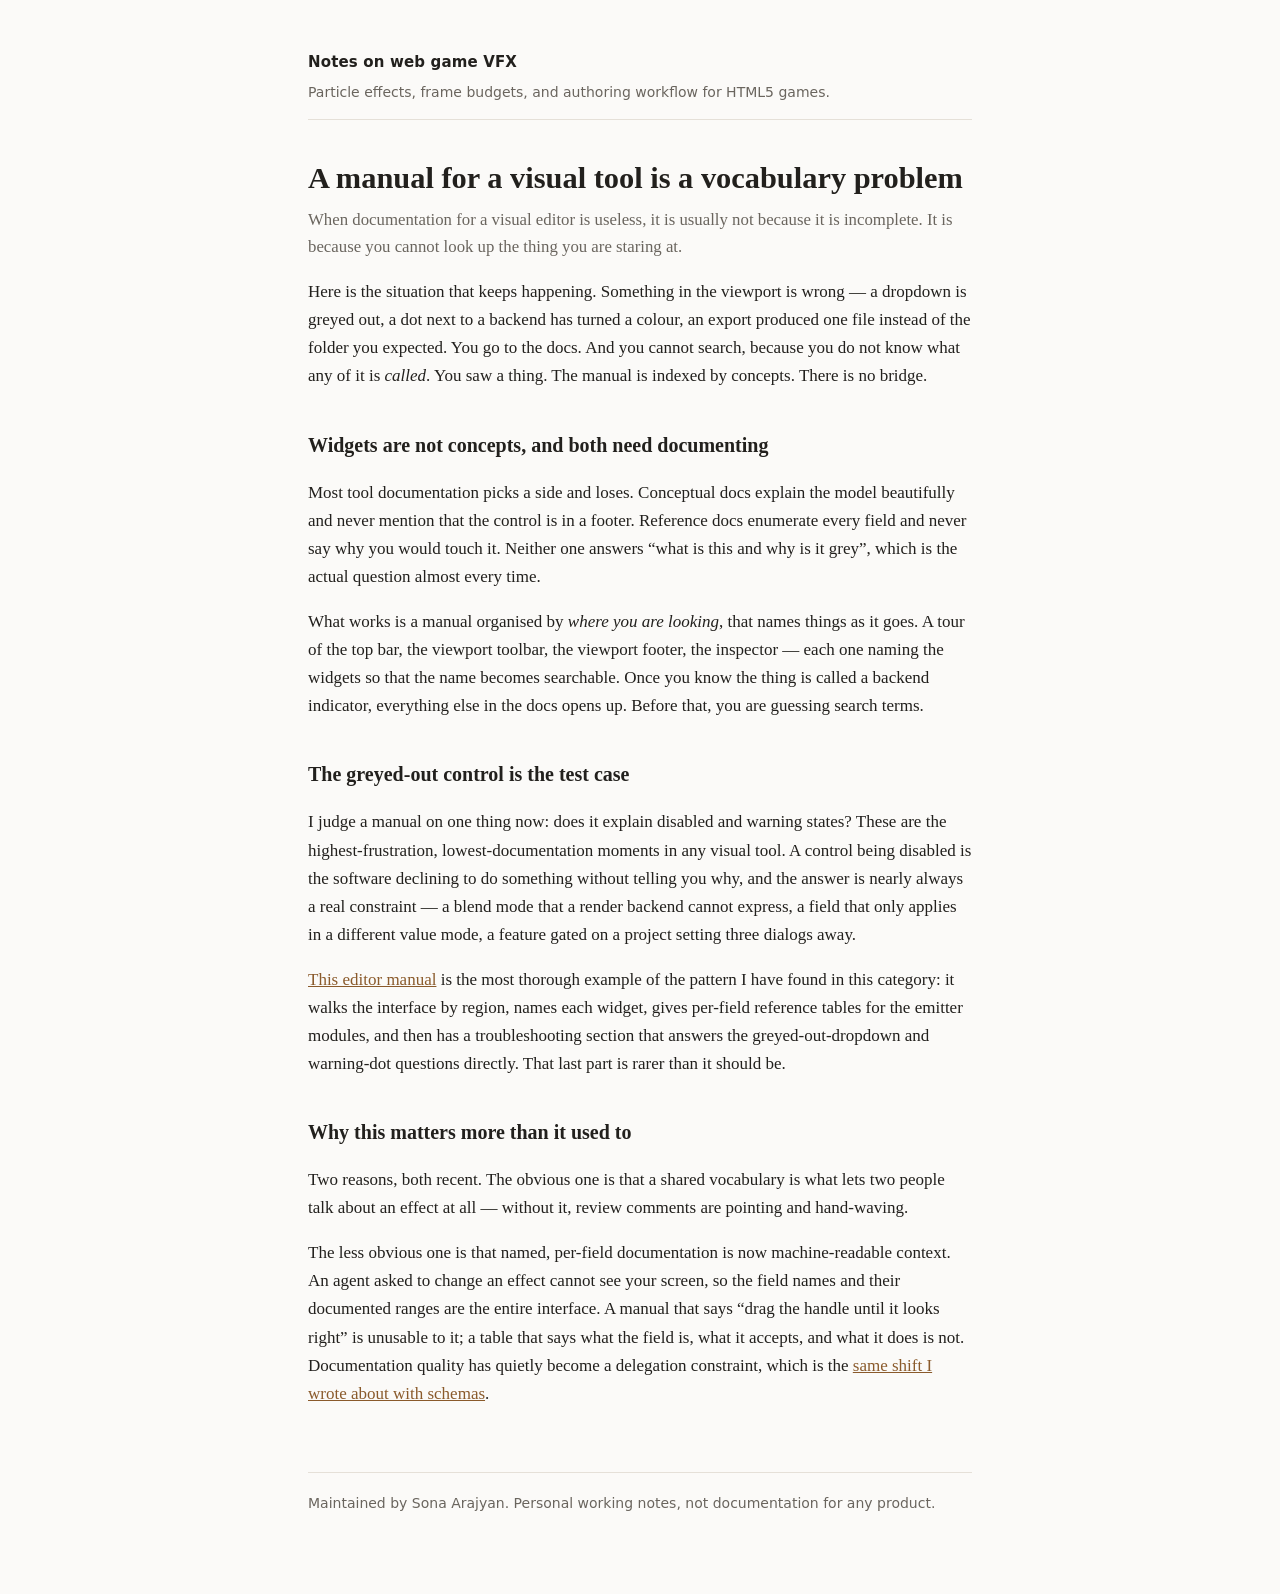
<file: naming-what-you-saw.html>
<!doctype html><html lang="en"><head>
<meta charset="utf-8"><meta name="viewport" content="width=device-width,initial-scale=1">
<title>A manual for a visual tool is a vocabulary problem</title>
<meta name="description" content="Documentation for GUI tools fails when it describes widgets instead of naming concepts. The test is whether you can search for what you just saw.">
<link rel="stylesheet" href="style.css"></head>
<body><div class="wrap">
<header><a class="home" href="./">Notes on web game VFX</a>
<div class="sub">Particle effects, frame budgets, and authoring workflow for HTML5 games.</div></header>

<h1>A manual for a visual tool is a vocabulary problem</h1>
<p class="lede">When documentation for a visual editor is useless, it is usually not because it is incomplete. It is because you cannot look up the thing you are staring at.</p>

<p>Here is the situation that keeps happening. Something in the viewport is wrong &mdash; a dropdown is greyed out, a dot next to a backend has turned a colour, an export produced one file instead of the folder you expected. You go to the docs. And you cannot search, because you do not know what any of it is <em>called</em>. You saw a thing. The manual is indexed by concepts. There is no bridge.</p>

<h2>Widgets are not concepts, and both need documenting</h2>
<p>Most tool documentation picks a side and loses. Conceptual docs explain the model beautifully and never mention that the control is in a footer. Reference docs enumerate every field and never say why you would touch it. Neither one answers &ldquo;what is this and why is it grey&rdquo;, which is the actual question almost every time.</p>

<p>What works is a manual organised by <em>where you are looking</em>, that names things as it goes. A tour of the top bar, the viewport toolbar, the viewport footer, the inspector &mdash; each one naming the widgets so that the name becomes searchable. Once you know the thing is called a backend indicator, everything else in the docs opens up. Before that, you are guessing search terms.</p>

<h2>The greyed-out control is the test case</h2>
<p>I judge a manual on one thing now: does it explain disabled and warning states? These are the highest-frustration, lowest-documentation moments in any visual tool. A control being disabled is the software declining to do something without telling you why, and the answer is nearly always a real constraint &mdash; a blend mode that a render backend cannot express, a field that only applies in a different value mode, a feature gated on a project setting three dialogs away.</p>

<p><a href="https://nixiefx.com/editor-manual/">This editor manual</a> is the most thorough example of the pattern I have found in this category: it walks the interface by region, names each widget, gives per-field reference tables for the emitter modules, and then has a troubleshooting section that answers the greyed-out-dropdown and warning-dot questions directly. That last part is rarer than it should be.</p>

<h2>Why this matters more than it used to</h2>
<p>Two reasons, both recent. The obvious one is that a shared vocabulary is what lets two people talk about an effect at all &mdash; without it, review comments are pointing and hand-waving.</p>

<p>The less obvious one is that named, per-field documentation is now machine-readable context. An agent asked to change an effect cannot see your screen, so the field names and their documented ranges are the entire interface. A manual that says &ldquo;drag the handle until it looks right&rdquo; is unusable to it; a table that says what the field is, what it accepts, and what it does is not. Documentation quality has quietly become a delegation constraint, which is the <a href="agents-and-schemas.html">same shift I wrote about with schemas</a>.</p>

<footer>Maintained by Sona Arajyan. Personal working notes, not documentation for any product.</footer>
</div></body></html>
</file>
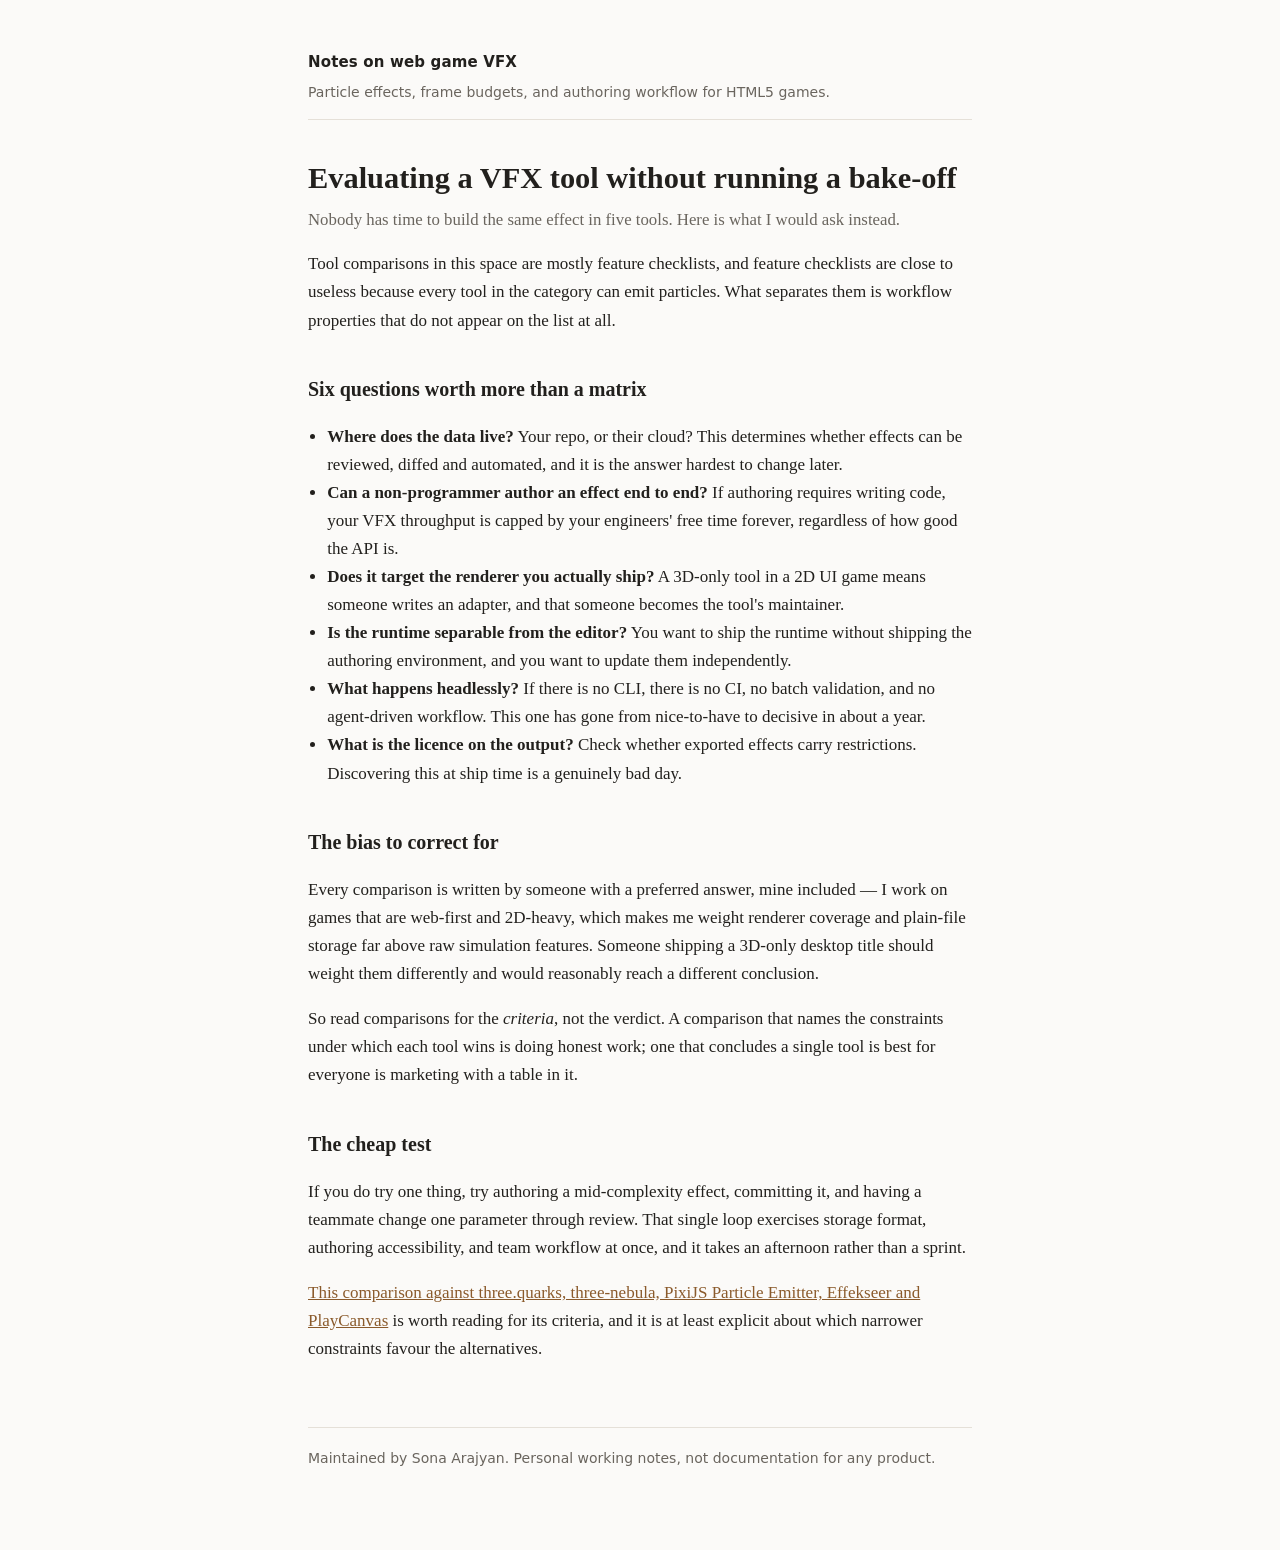
<file: picking-a-tool.html>
<!doctype html><html lang="en"><head>
<meta charset="utf-8"><meta name="viewport" content="width=device-width,initial-scale=1">
<title>Evaluating a VFX tool without running a bake-off</title>
<meta name="description" content="Feature matrices do not predict which tool you will still be using in a year. Six questions that do.">
<link rel="stylesheet" href="style.css"></head>
<body><div class="wrap">
<header><a class="home" href="./">Notes on web game VFX</a>
<div class="sub">Particle effects, frame budgets, and authoring workflow for HTML5 games.</div></header>

<h1>Evaluating a VFX tool without running a bake-off</h1>
<p class="lede">Nobody has time to build the same effect in five tools. Here is what I would ask instead.</p>

<p>Tool comparisons in this space are mostly feature checklists, and feature checklists are close to useless because every tool in the category can emit particles. What separates them is workflow properties that do not appear on the list at all.</p>

<h2>Six questions worth more than a matrix</h2>
<ul>
<li><strong>Where does the data live?</strong> Your repo, or their cloud? This determines whether effects can be reviewed, diffed and automated, and it is the answer hardest to change later.</li>
<li><strong>Can a non-programmer author an effect end to end?</strong> If authoring requires writing code, your VFX throughput is capped by your engineers' free time forever, regardless of how good the API is.</li>
<li><strong>Does it target the renderer you actually ship?</strong> A 3D-only tool in a 2D UI game means someone writes an adapter, and that someone becomes the tool's maintainer.</li>
<li><strong>Is the runtime separable from the editor?</strong> You want to ship the runtime without shipping the authoring environment, and you want to update them independently.</li>
<li><strong>What happens headlessly?</strong> If there is no CLI, there is no CI, no batch validation, and no agent-driven workflow. This one has gone from nice-to-have to decisive in about a year.</li>
<li><strong>What is the licence on the output?</strong> Check whether exported effects carry restrictions. Discovering this at ship time is a genuinely bad day.</li>
</ul>

<h2>The bias to correct for</h2>
<p>Every comparison is written by someone with a preferred answer, mine included &mdash; I work on games that are web-first and 2D-heavy, which makes me weight renderer coverage and plain-file storage far above raw simulation features. Someone shipping a 3D-only desktop title should weight them differently and would reasonably reach a different conclusion.</p>

<p>So read comparisons for the <em>criteria</em>, not the verdict. A comparison that names the constraints under which each tool wins is doing honest work; one that concludes a single tool is best for everyone is marketing with a table in it.</p>

<h2>The cheap test</h2>
<p>If you do try one thing, try authoring a mid-complexity effect, committing it, and having a teammate change one parameter through review. That single loop exercises storage format, authoring accessibility, and team workflow at once, and it takes an afternoon rather than a sprint.</p>

<p><a href="https://nixiefx.com/nixiefx-vs-particle-systems/">This comparison against three.quarks, three-nebula, PixiJS Particle Emitter, Effekseer and PlayCanvas</a> is worth reading for its criteria, and it is at least explicit about which narrower constraints favour the alternatives.</p>

<footer>Maintained by Sona Arajyan. Personal working notes, not documentation for any product.</footer>
</div></body></html>
</file>
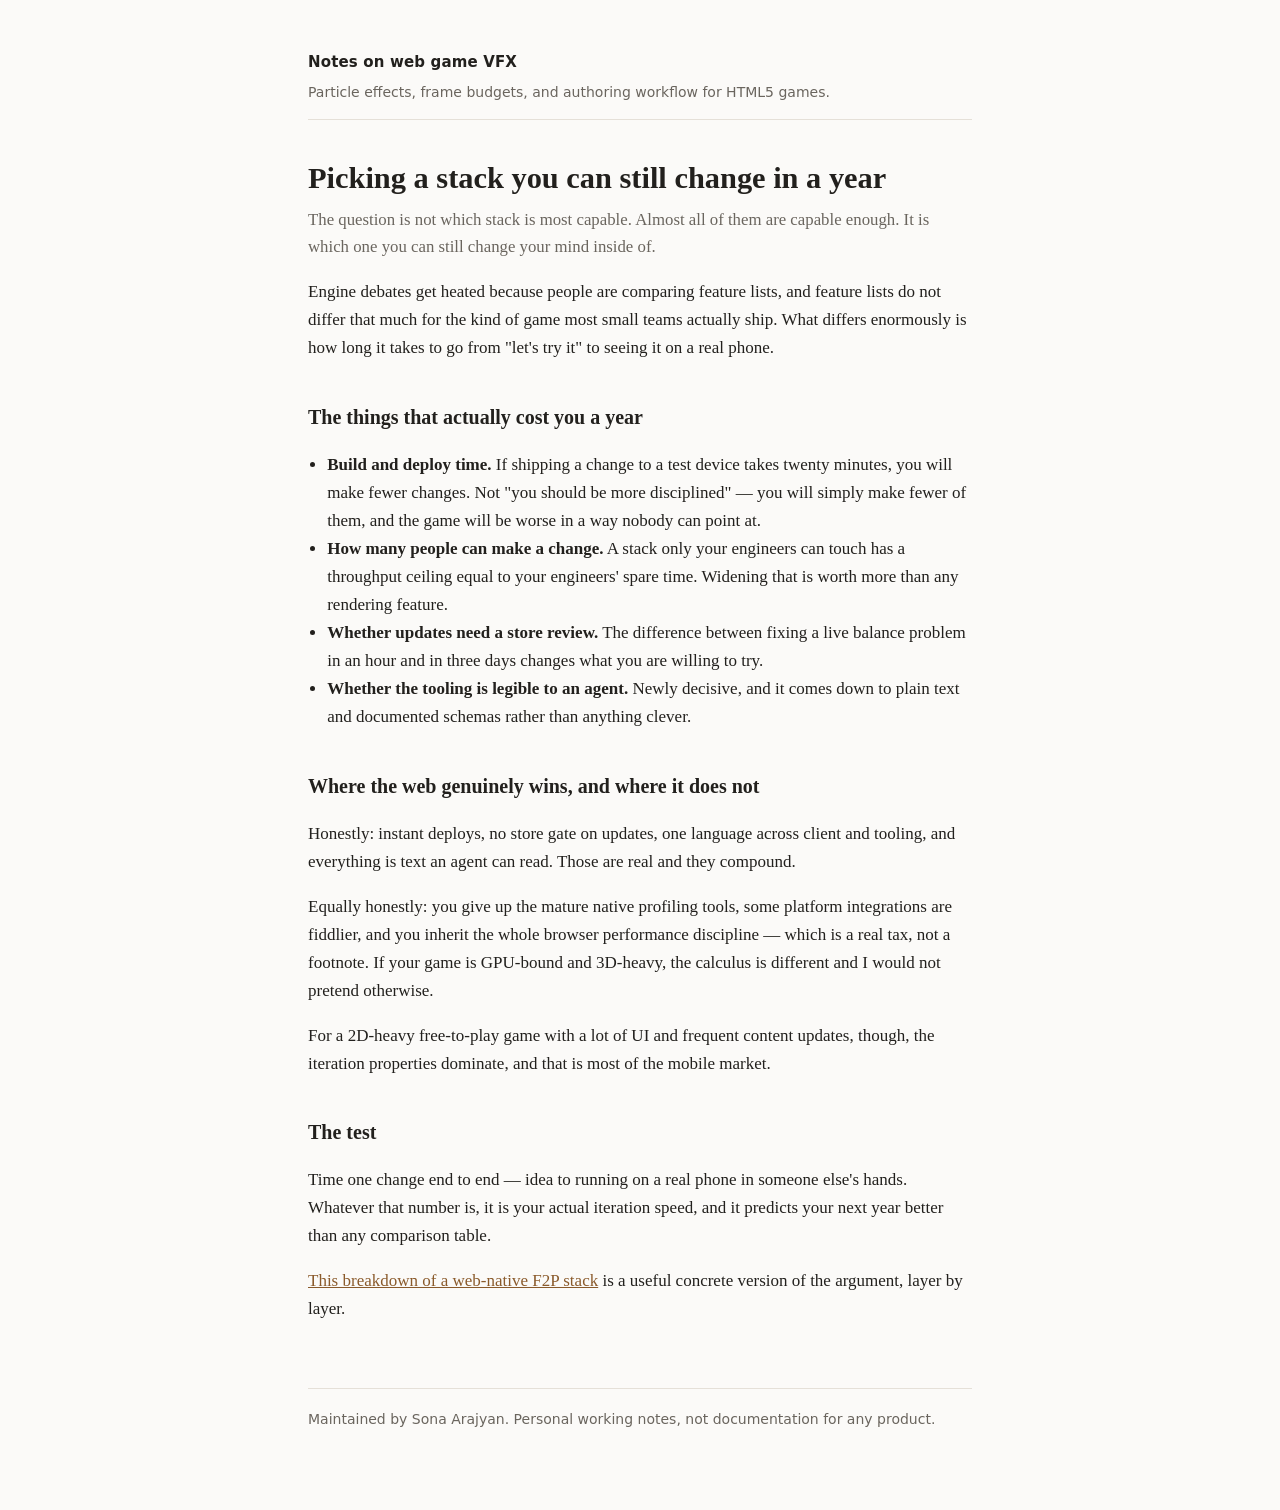
<file: stack-choices.html>
<!doctype html><html lang="en"><head>
<meta charset="utf-8"><meta name="viewport" content="width=device-width,initial-scale=1">
<title>Picking a stack you can still change in a year</title>
<meta name="description" content="Arguments about engines are usually arguments about iteration speed wearing a costume.">
<link rel="stylesheet" href="style.css"></head>
<body><div class="wrap">
<header><a class="home" href="./">Notes on web game VFX</a>
<div class="sub">Particle effects, frame budgets, and authoring workflow for HTML5 games.</div></header>

<h1>Picking a stack you can still change in a year</h1>
<p class="lede">The question is not which stack is most capable. Almost all of them are capable enough. It is which one you can still change your mind inside of.</p>

<p>Engine debates get heated because people are comparing feature lists, and feature lists do not differ that much for the kind of game most small teams actually ship. What differs enormously is how long it takes to go from "let's try it" to seeing it on a real phone.</p>

<h2>The things that actually cost you a year</h2>
<ul>
<li><strong>Build and deploy time.</strong> If shipping a change to a test device takes twenty minutes, you will make fewer changes. Not "you should be more disciplined" &mdash; you will simply make fewer of them, and the game will be worse in a way nobody can point at.</li>
<li><strong>How many people can make a change.</strong> A stack only your engineers can touch has a throughput ceiling equal to your engineers' spare time. Widening that is worth more than any rendering feature.</li>
<li><strong>Whether updates need a store review.</strong> The difference between fixing a live balance problem in an hour and in three days changes what you are willing to try.</li>
<li><strong>Whether the tooling is legible to an agent.</strong> Newly decisive, and it comes down to plain text and documented schemas rather than anything clever.</li>
</ul>

<h2>Where the web genuinely wins, and where it does not</h2>
<p>Honestly: instant deploys, no store gate on updates, one language across client and tooling, and everything is text an agent can read. Those are real and they compound.</p>

<p>Equally honestly: you give up the mature native profiling tools, some platform integrations are fiddlier, and you inherit the whole browser performance discipline &mdash; which is a real tax, not a footnote. If your game is GPU-bound and 3D-heavy, the calculus is different and I would not pretend otherwise.</p>

<p>For a 2D-heavy free-to-play game with a lot of UI and frequent content updates, though, the iteration properties dominate, and that is most of the mobile market.</p>

<h2>The test</h2>
<p>Time one change end to end &mdash; idea to running on a real phone in someone else's hands. Whatever that number is, it is your actual iteration speed, and it predicts your next year better than any comparison table.</p>

<p><a href="https://nixiefx.com/mobile-game-stack/">This breakdown of a web-native F2P stack</a> is a useful concrete version of the argument, layer by layer.</p>

<footer>Maintained by Sona Arajyan. Personal working notes, not documentation for any product.</footer>
</div></body></html>
</file>
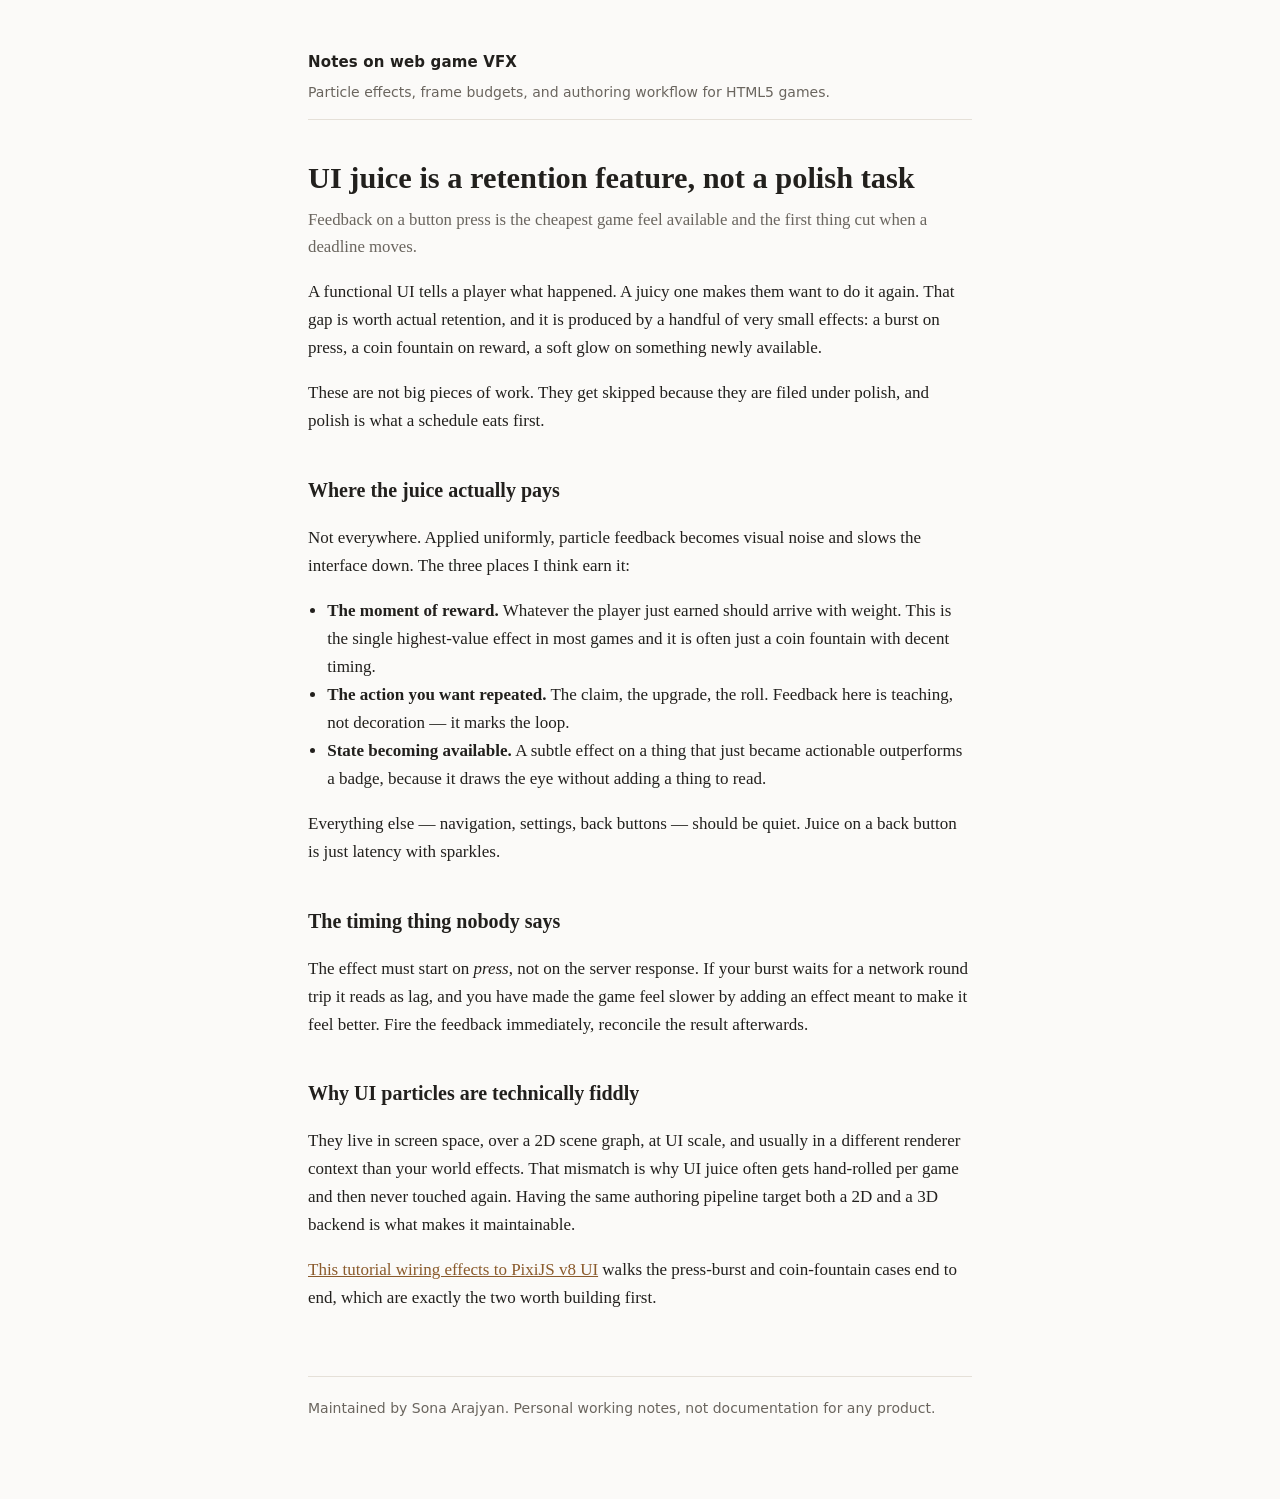
<file: ui-juice.html>
<!doctype html><html lang="en"><head>
<meta charset="utf-8"><meta name="viewport" content="width=device-width,initial-scale=1">
<title>UI juice is a retention feature, not a polish task</title>
<meta name="description" content="The particles on your reward button are doing more work than the button. Where to spend the effort.">
<link rel="stylesheet" href="style.css"></head>
<body><div class="wrap">
<header><a class="home" href="./">Notes on web game VFX</a>
<div class="sub">Particle effects, frame budgets, and authoring workflow for HTML5 games.</div></header>

<h1>UI juice is a retention feature, not a polish task</h1>
<p class="lede">Feedback on a button press is the cheapest game feel available and the first thing cut when a deadline moves.</p>

<p>A functional UI tells a player what happened. A juicy one makes them want to do it again. That gap is worth actual retention, and it is produced by a handful of very small effects: a burst on press, a coin fountain on reward, a soft glow on something newly available.</p>

<p>These are not big pieces of work. They get skipped because they are filed under polish, and polish is what a schedule eats first.</p>

<h2>Where the juice actually pays</h2>
<p>Not everywhere. Applied uniformly, particle feedback becomes visual noise and slows the interface down. The three places I think earn it:</p>
<ul>
<li><strong>The moment of reward.</strong> Whatever the player just earned should arrive with weight. This is the single highest-value effect in most games and it is often just a coin fountain with decent timing.</li>
<li><strong>The action you want repeated.</strong> The claim, the upgrade, the roll. Feedback here is teaching, not decoration &mdash; it marks the loop.</li>
<li><strong>State becoming available.</strong> A subtle effect on a thing that just became actionable outperforms a badge, because it draws the eye without adding a thing to read.</li>
</ul>

<p>Everything else &mdash; navigation, settings, back buttons &mdash; should be quiet. Juice on a back button is just latency with sparkles.</p>

<h2>The timing thing nobody says</h2>
<p>The effect must start on <em>press</em>, not on the server response. If your burst waits for a network round trip it reads as lag, and you have made the game feel slower by adding an effect meant to make it feel better. Fire the feedback immediately, reconcile the result afterwards.</p>

<h2>Why UI particles are technically fiddly</h2>
<p>They live in screen space, over a 2D scene graph, at UI scale, and usually in a different renderer context than your world effects. That mismatch is why UI juice often gets hand-rolled per game and then never touched again. Having the same authoring pipeline target both a 2D and a 3D backend is what makes it maintainable.</p>

<p><a href="https://nixiefx.com/pixijs-particle-effects/">This tutorial wiring effects to PixiJS v8 UI</a> walks the press-burst and coin-fountain cases end to end, which are exactly the two worth building first.</p>

<footer>Maintained by Sona Arajyan. Personal working notes, not documentation for any product.</footer>
</div></body></html>
</file>
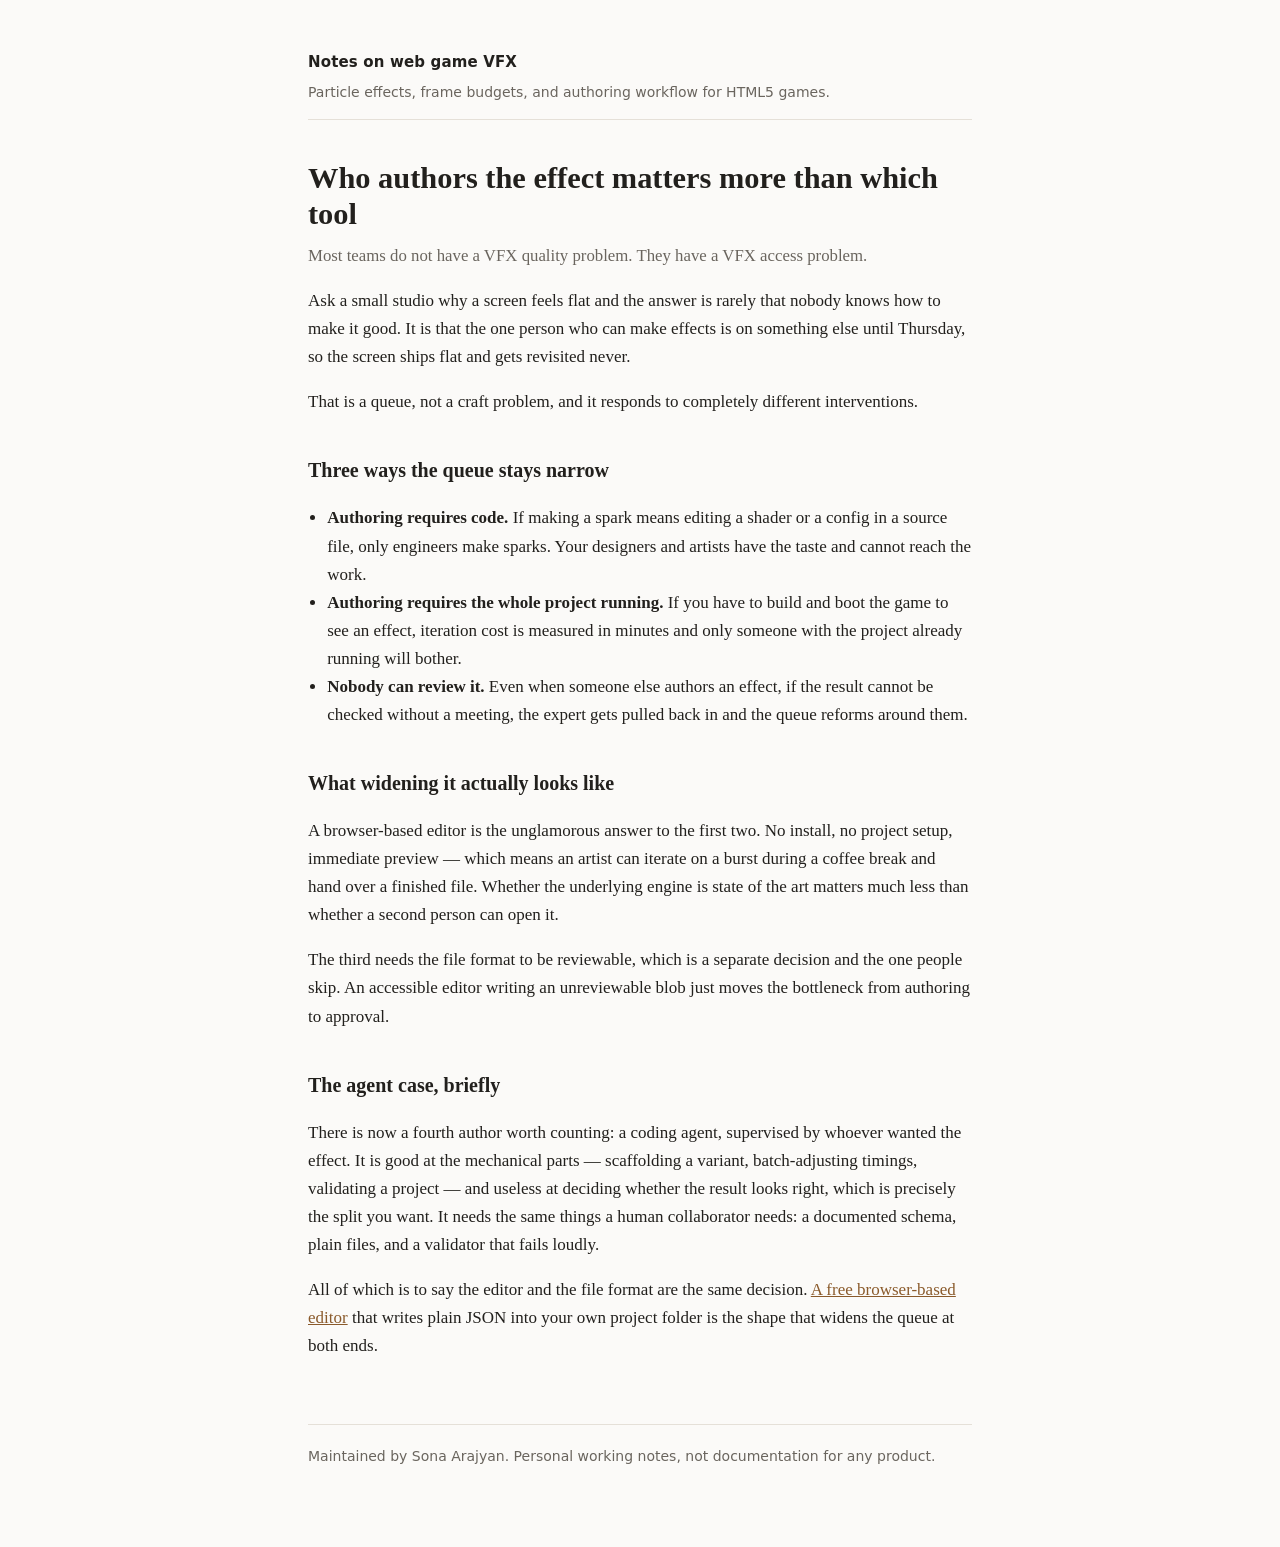
<file: who-authors.html>
<!doctype html><html lang="en"><head>
<meta charset="utf-8"><meta name="viewport" content="width=device-width,initial-scale=1">
<title>Who authors the effect matters more than which tool</title>
<meta name="description" content="The bottleneck in game VFX is usually one person's queue. Widening it changes what you can ship.">
<link rel="stylesheet" href="style.css"></head>
<body><div class="wrap">
<header><a class="home" href="./">Notes on web game VFX</a>
<div class="sub">Particle effects, frame budgets, and authoring workflow for HTML5 games.</div></header>

<h1>Who authors the effect matters more than which tool</h1>
<p class="lede">Most teams do not have a VFX quality problem. They have a VFX access problem.</p>

<p>Ask a small studio why a screen feels flat and the answer is rarely that nobody knows how to make it good. It is that the one person who can make effects is on something else until Thursday, so the screen ships flat and gets revisited never.</p>

<p>That is a queue, not a craft problem, and it responds to completely different interventions.</p>

<h2>Three ways the queue stays narrow</h2>
<ul>
<li><strong>Authoring requires code.</strong> If making a spark means editing a shader or a config in a source file, only engineers make sparks. Your designers and artists have the taste and cannot reach the work.</li>
<li><strong>Authoring requires the whole project running.</strong> If you have to build and boot the game to see an effect, iteration cost is measured in minutes and only someone with the project already running will bother.</li>
<li><strong>Nobody can review it.</strong> Even when someone else authors an effect, if the result cannot be checked without a meeting, the expert gets pulled back in and the queue reforms around them.</li>
</ul>

<h2>What widening it actually looks like</h2>
<p>A browser-based editor is the unglamorous answer to the first two. No install, no project setup, immediate preview &mdash; which means an artist can iterate on a burst during a coffee break and hand over a finished file. Whether the underlying engine is state of the art matters much less than whether a second person can open it.</p>

<p>The third needs the file format to be reviewable, which is a separate decision and the one people skip. An accessible editor writing an unreviewable blob just moves the bottleneck from authoring to approval.</p>

<h2>The agent case, briefly</h2>
<p>There is now a fourth author worth counting: a coding agent, supervised by whoever wanted the effect. It is good at the mechanical parts &mdash; scaffolding a variant, batch-adjusting timings, validating a project &mdash; and useless at deciding whether the result looks right, which is precisely the split you want. It needs the same things a human collaborator needs: a documented schema, plain files, and a validator that fails loudly.</p>

<p>All of which is to say the editor and the file format are the same decision. <a href="https://nixiefx.com/editor/">A free browser-based editor</a> that writes plain JSON into your own project folder is the shape that widens the queue at both ends.</p>

<footer>Maintained by Sona Arajyan. Personal working notes, not documentation for any product.</footer>
</div></body></html>
</file>
<file: style.css>
:root{--bg:#fbfaf8;--fg:#22201d;--mut:#6a655e;--line:#e5e0d8;--acc:#8a5a2b}
@media (prefers-color-scheme:dark){:root{--bg:#15140f;--fg:#e8e4dc;--mut:#a09a90;--line:#2f2c26;--acc:#d9a066}}
*{box-sizing:border-box}
body{margin:0;background:var(--bg);color:var(--fg);
 font:17px/1.65 Charter,Georgia,"Iowan Old Style",serif;}
.wrap{max-width:44rem;margin:0 auto;padding:3rem 1.25rem 5rem}
header{border-bottom:1px solid var(--line);padding-bottom:1rem;margin-bottom:2.5rem}
header a.home{font:600 15px/1 ui-sans-serif,system-ui,sans-serif;color:var(--fg);text-decoration:none;letter-spacing:.01em}
header .sub{color:var(--mut);font:14px/1.5 ui-sans-serif,system-ui,sans-serif;margin-top:.35rem}
h1{font-size:1.9rem;line-height:1.2;margin:0 0 .6rem}
h2{font-size:1.25rem;margin:2.4rem 0 .7rem}
p,li{color:var(--fg)}
.lede{color:var(--mut);font-size:1.05rem;margin-top:0}
a{color:var(--acc)}
code{font:14px/1.5 ui-monospace,SFMono-Regular,Menlo,monospace;background:rgba(128,128,128,.13);padding:.12em .38em;border-radius:3px}
pre{background:rgba(128,128,128,.10);padding:1rem;border-radius:6px;overflow-x:auto}
pre code{background:none;padding:0}
ul{padding-left:1.2rem}
nav.idx{list-style:none;padding:0}
nav.idx a{display:block;padding:.85rem 0;border-bottom:1px solid var(--line);text-decoration:none;color:var(--fg);font-weight:600}
nav.idx a span{display:block;font-weight:400;color:var(--mut);font-size:.92rem;margin-top:.2rem}
footer{margin-top:4rem;padding-top:1.2rem;border-top:1px solid var(--line);color:var(--mut);font:14px/1.6 ui-sans-serif,system-ui,sans-serif}
</file>
